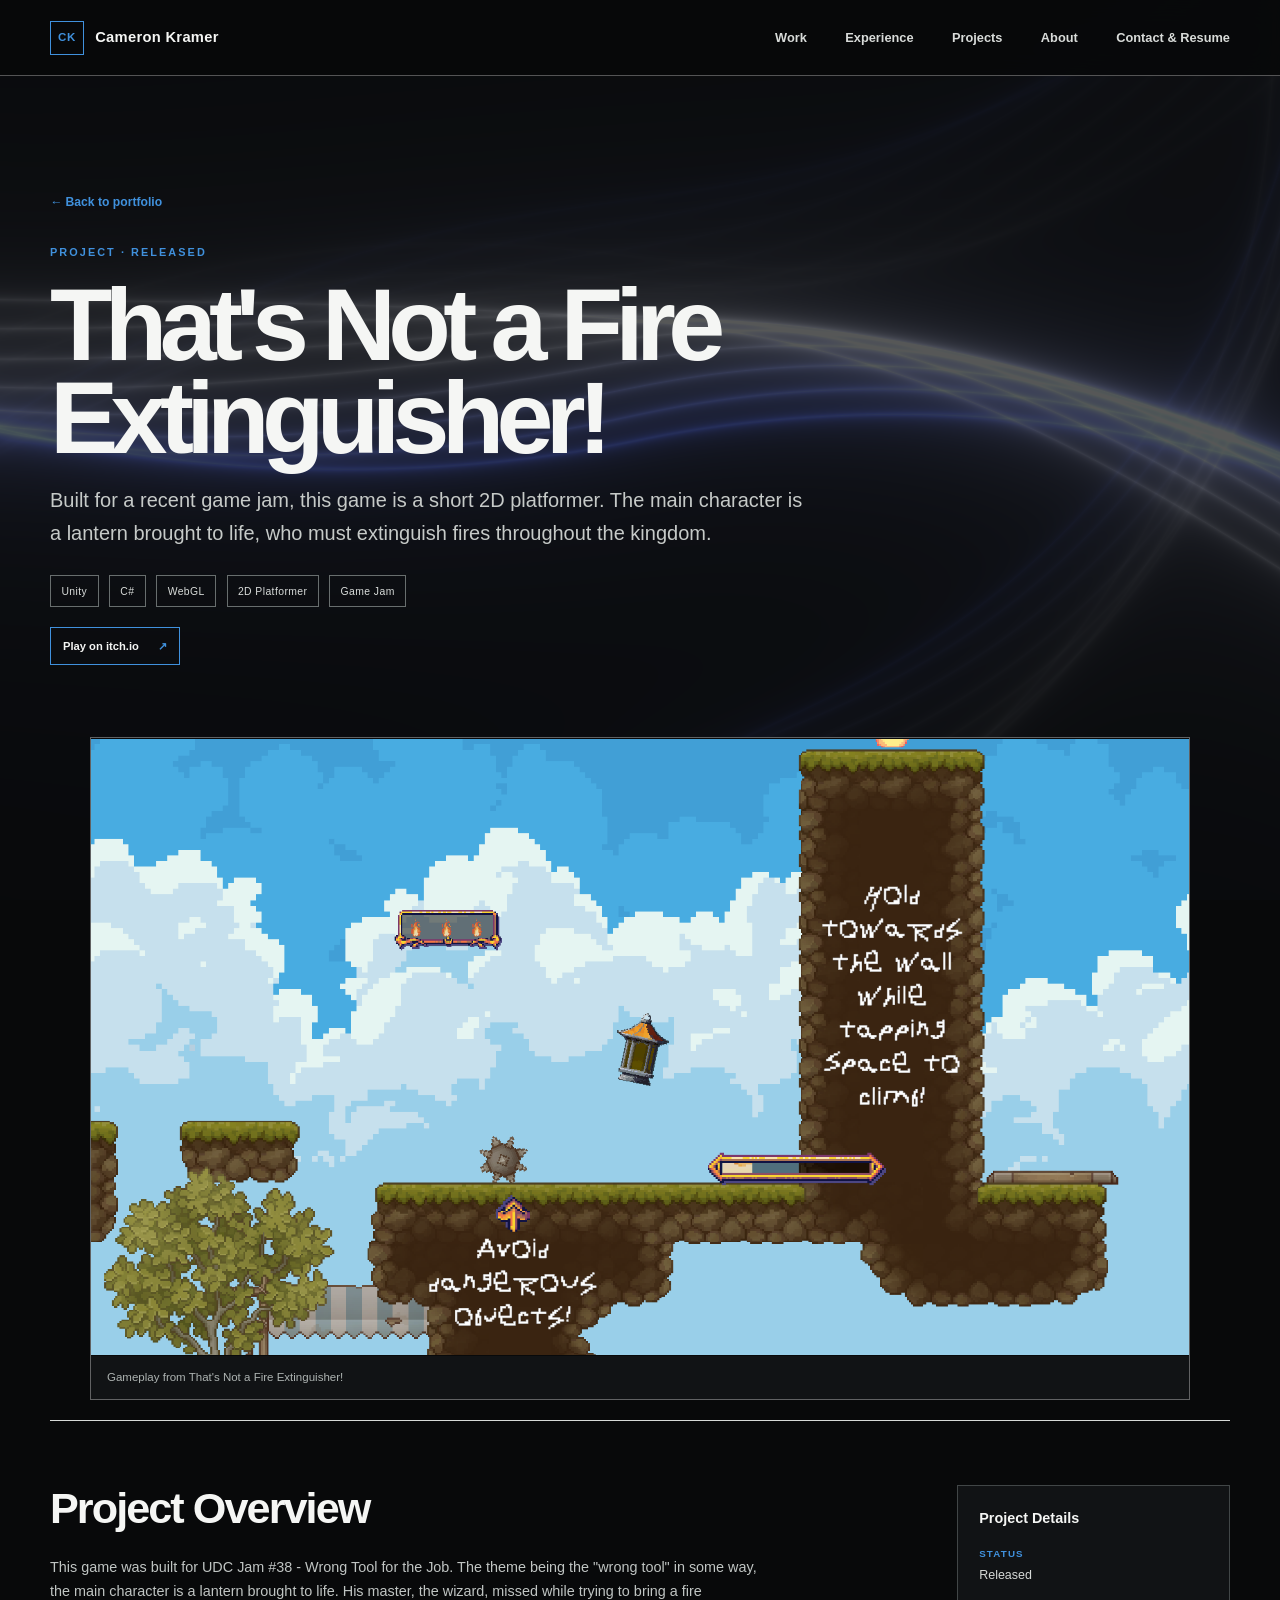
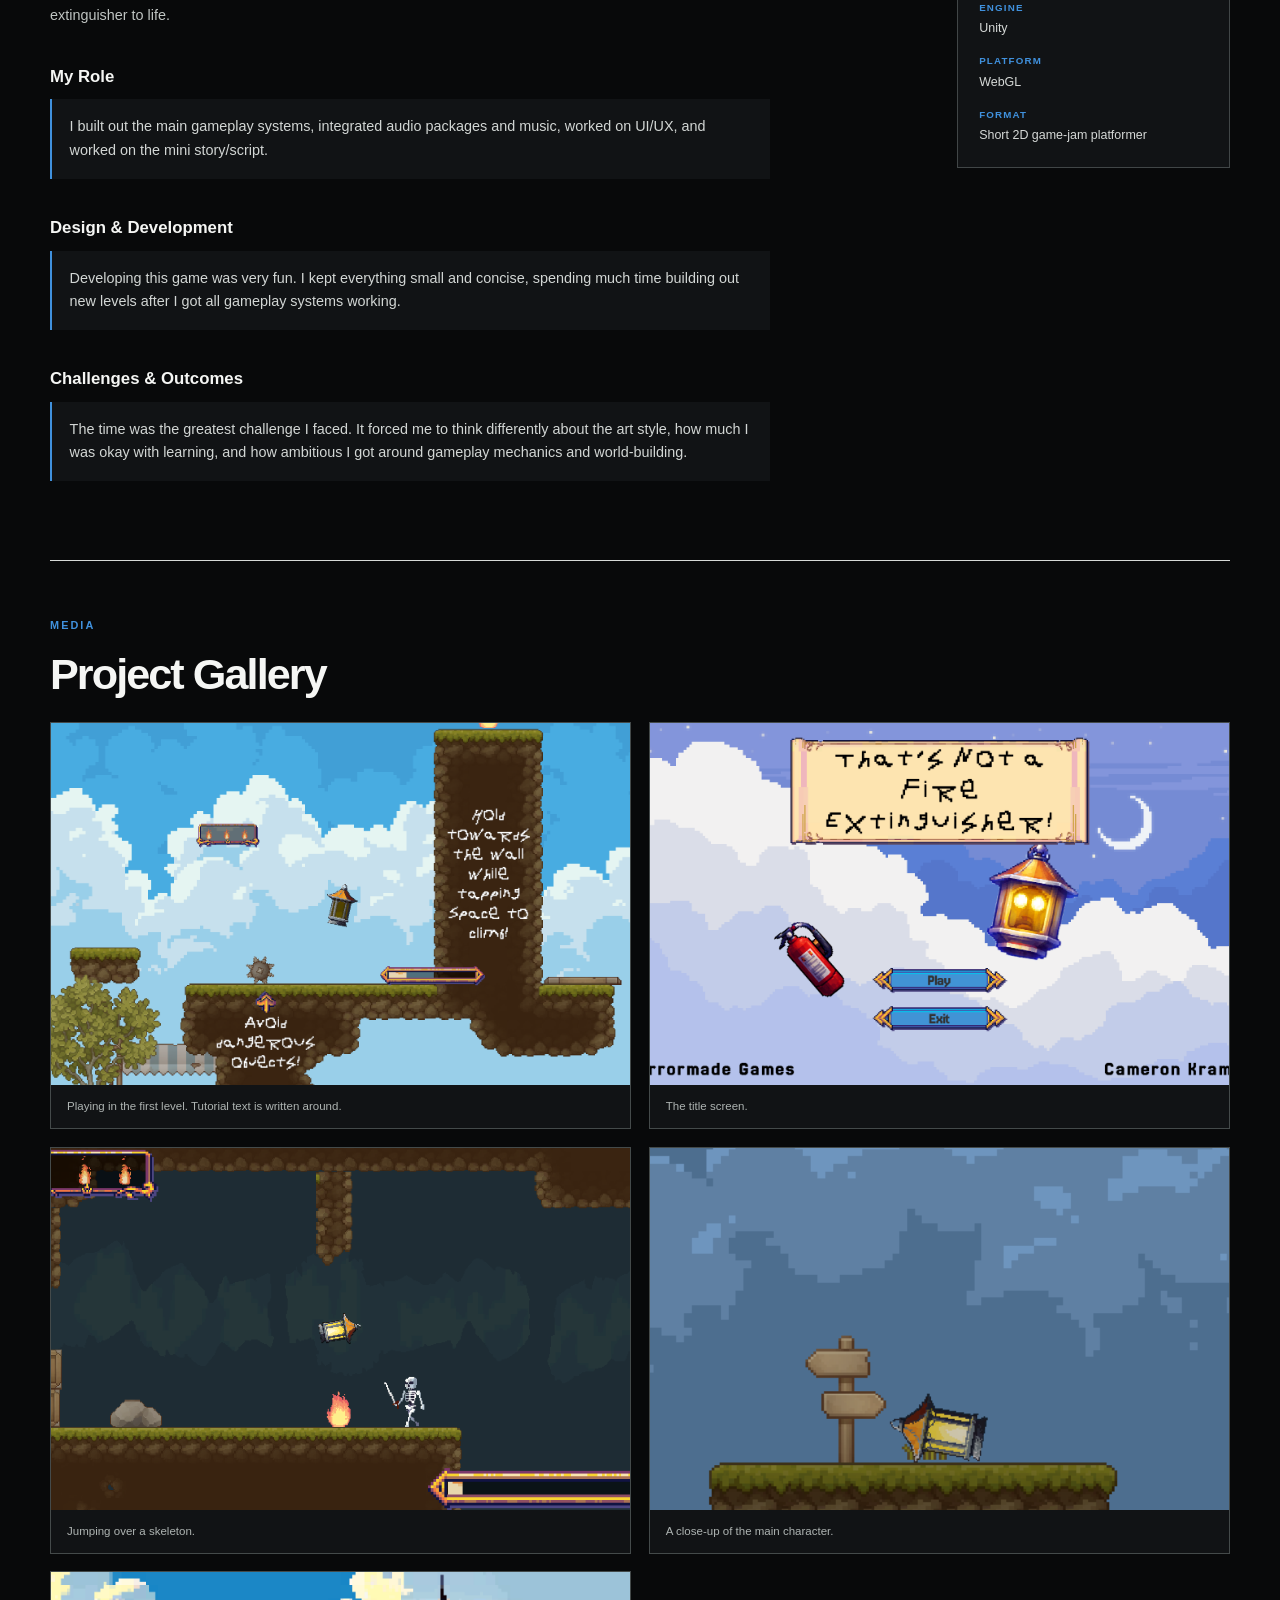
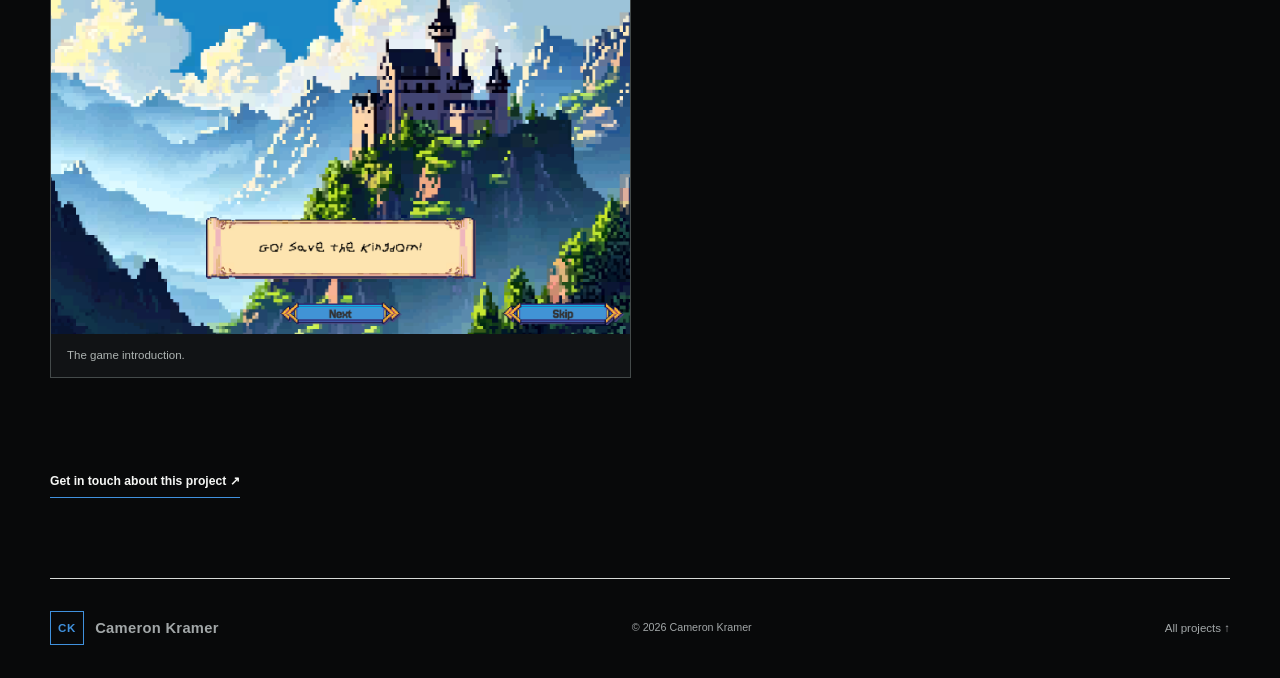
<file: projects/not-a-fire-extinguisher.html>
<!doctype html>
<html lang="en"><head><meta charset="utf-8"><meta name="viewport" content="width=device-width, initial-scale=1"><meta name="theme-color" content="#08090a"><meta name="description" content="That's Not a Fire Extinguisher! — a 2D platformer by Cameron Kramer.">
<title>That's Not a Fire Extinguisher! — Cameron Kramer</title><link rel="stylesheet" href="../styles.css?v=3"><link rel="stylesheet" href="../project-pages.css"></head>

<body class="project-page"><div id="ambient-background" aria-hidden="true"></div><a class="skip-link" href="#main">Skip to content</a><header class="site-header"><a class="brand" href="../index.html#top"><span class="brand-mark">CK</span><span>Cameron Kramer</span></a><nav class="site-nav" aria-label="Main navigation"><a href="../index.html#work">Work</a><a href="../index.html#experience">Experience</a><a href="../index.html#projects">Projects</a><a href="../index.html#about">About</a><a href="../index.html#contact">Contact &amp; Resume</a></nav></header>
<main id="main" class="project-detail section-wrap"><section class="detail-hero"><a class="detail-back" href="../index.html#projects">← Back to portfolio</a>

<p class="eyebrow">PROJECT · RELEASED</p><h1>That's Not a Fire Extinguisher!</h1>
<p class="detail-lede">Built for a recent game jam, this game is a short 2D platformer. The main character is a lantern brought to life, who must extinguish fires throughout the kingdom.</p>

<!-- Tags -->
<div class="detail-tags"><span>Unity</span><span>C#</span><span>WebGL</span><span>2D Platformer</span><span>Game Jam</span></div><a class="detail-game-link" href="https://cmkramer.itch.io/thats-not-a-fire-extinguisher" target="_blank" rel="noopener noreferrer">Play on itch.io <span aria-hidden="true">↗</span></a></section>
<figure class="detail-feature"><img class="transition-fire-extinguisher" src="../assets/FireExtinguisherGameplay.png" alt="Gameplay from That's Not a Fire Extinguisher!"><figcaption>Gameplay from That's Not a Fire Extinguisher!</figcaption></figure>

<section class="detail-content"><div class="detail-story"><h2>Project Overview</h2>
<p>This game was built for UDC Jam #38 - Wrong Tool for the Job. The theme being the "wrong tool" in some way, the main character is a lantern brought to life. His master, the wizard, missed while trying to bring a fire extinguisher to life.</p>
<h3>My Role</h3><p class="detail-prompt">I built out the main gameplay systems, integrated audio packages and music, worked on UI/UX, and worked on the mini story/script.</p>
<h3>Design &amp; Development</h3><p class="detail-prompt">Developing this game was very fun. I kept everything small and concise, spending much time building out new levels after I got all gameplay systems working.</p>
<h3>Challenges &amp; Outcomes</h3><p class="detail-prompt">The time was the greatest challenge I faced. It forced me to think differently about the art style, how much I was okay with learning, and how ambitious I got around gameplay mechanics and world-building.</p></div><aside class="detail-facts"><h2>Project Details</h2><dl><dt>Status</dt><dd>Released</dd><dt>Engine</dt><dd>Unity</dd><dt>Platform</dt><dd>WebGL</dd><dt>Format</dt><dd>Short 2D game-jam platformer</dd></dl></aside></section>

<!-- Gallery -->
<section class="detail-gallery-section"><p class="eyebrow">MEDIA</p><h2>Project Gallery</h2><div class="detail-gallery">
<figure><img src="../assets/FireExtinguisherGameplay.png" alt="The lantern character platforming in the game"><figcaption>Playing in the first level. Tutorial text is written around.</figcaption></figure>
<figure><img src="../assets/Extinguisher Title Screen.png" alt="The title screen"><figcaption>The title screen.</figcaption></figure>
<figure><img src="../assets/Extinguisher Gameplay B.png" alt="The lantern character platforming in the game"><figcaption>Jumping over a skeleton.</figcaption></figure>
<figure><img src="../assets/Extinguisher Gameplay C.png" alt="The lantern character platforming in the game"><figcaption>A close-up of the main character.</figcaption></figure>
<figure><img src="../assets/Extinguisher Intro.png" alt="The game introduction"><figcaption>The game introduction.</figcaption></figure>

</div></section><a class="detail-contact" href="../index.html#contact">Get in touch about this project ↗</a></main>
<footer class="site-footer section-wrap detail-footer"><a class="brand" href="../index.html#top"><span class="brand-mark">CK</span><span>Cameron Kramer</span></a><p>© 2026 Cameron Kramer</p><a href="../index.html#projects" class="back-top">All projects ↑</a></footer><script src="../project-pages.js"></script><script type="module" src="../assets/floating-lines.js?v=7"></script></body></html>
</file>
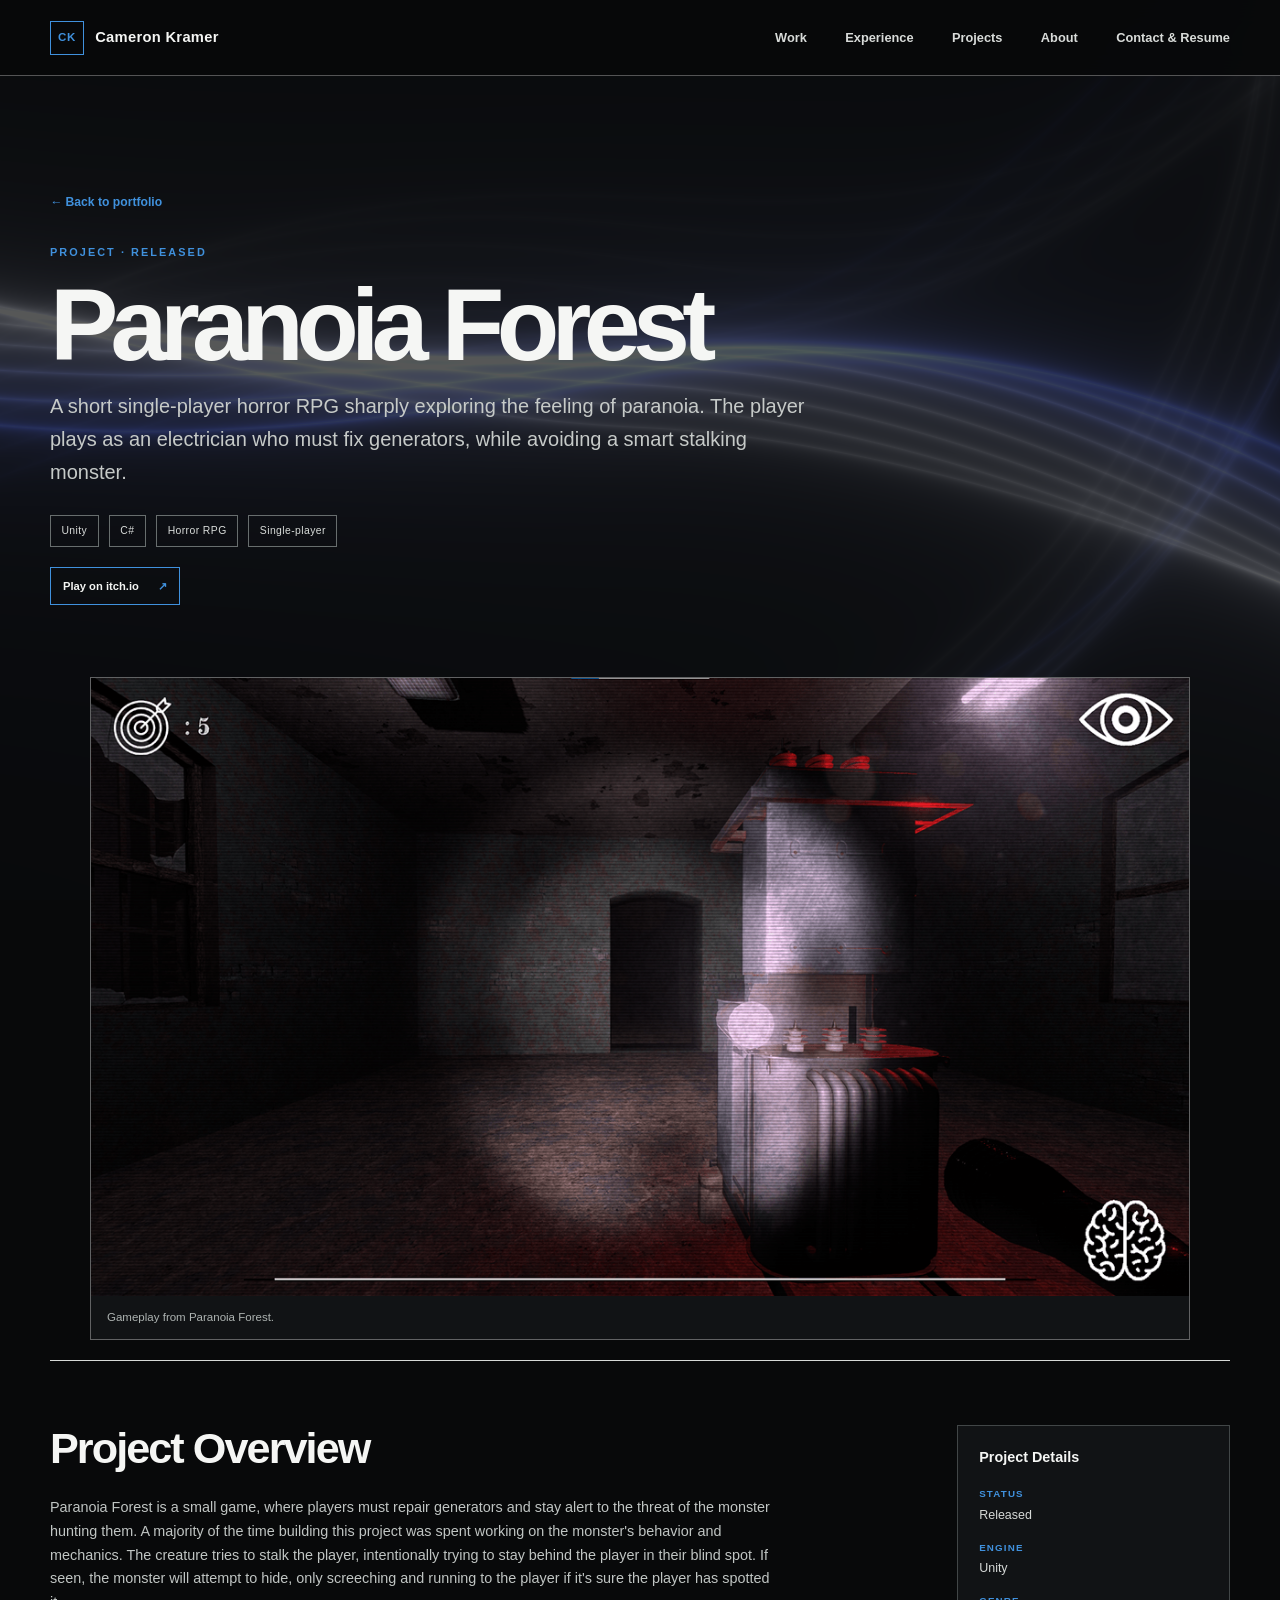
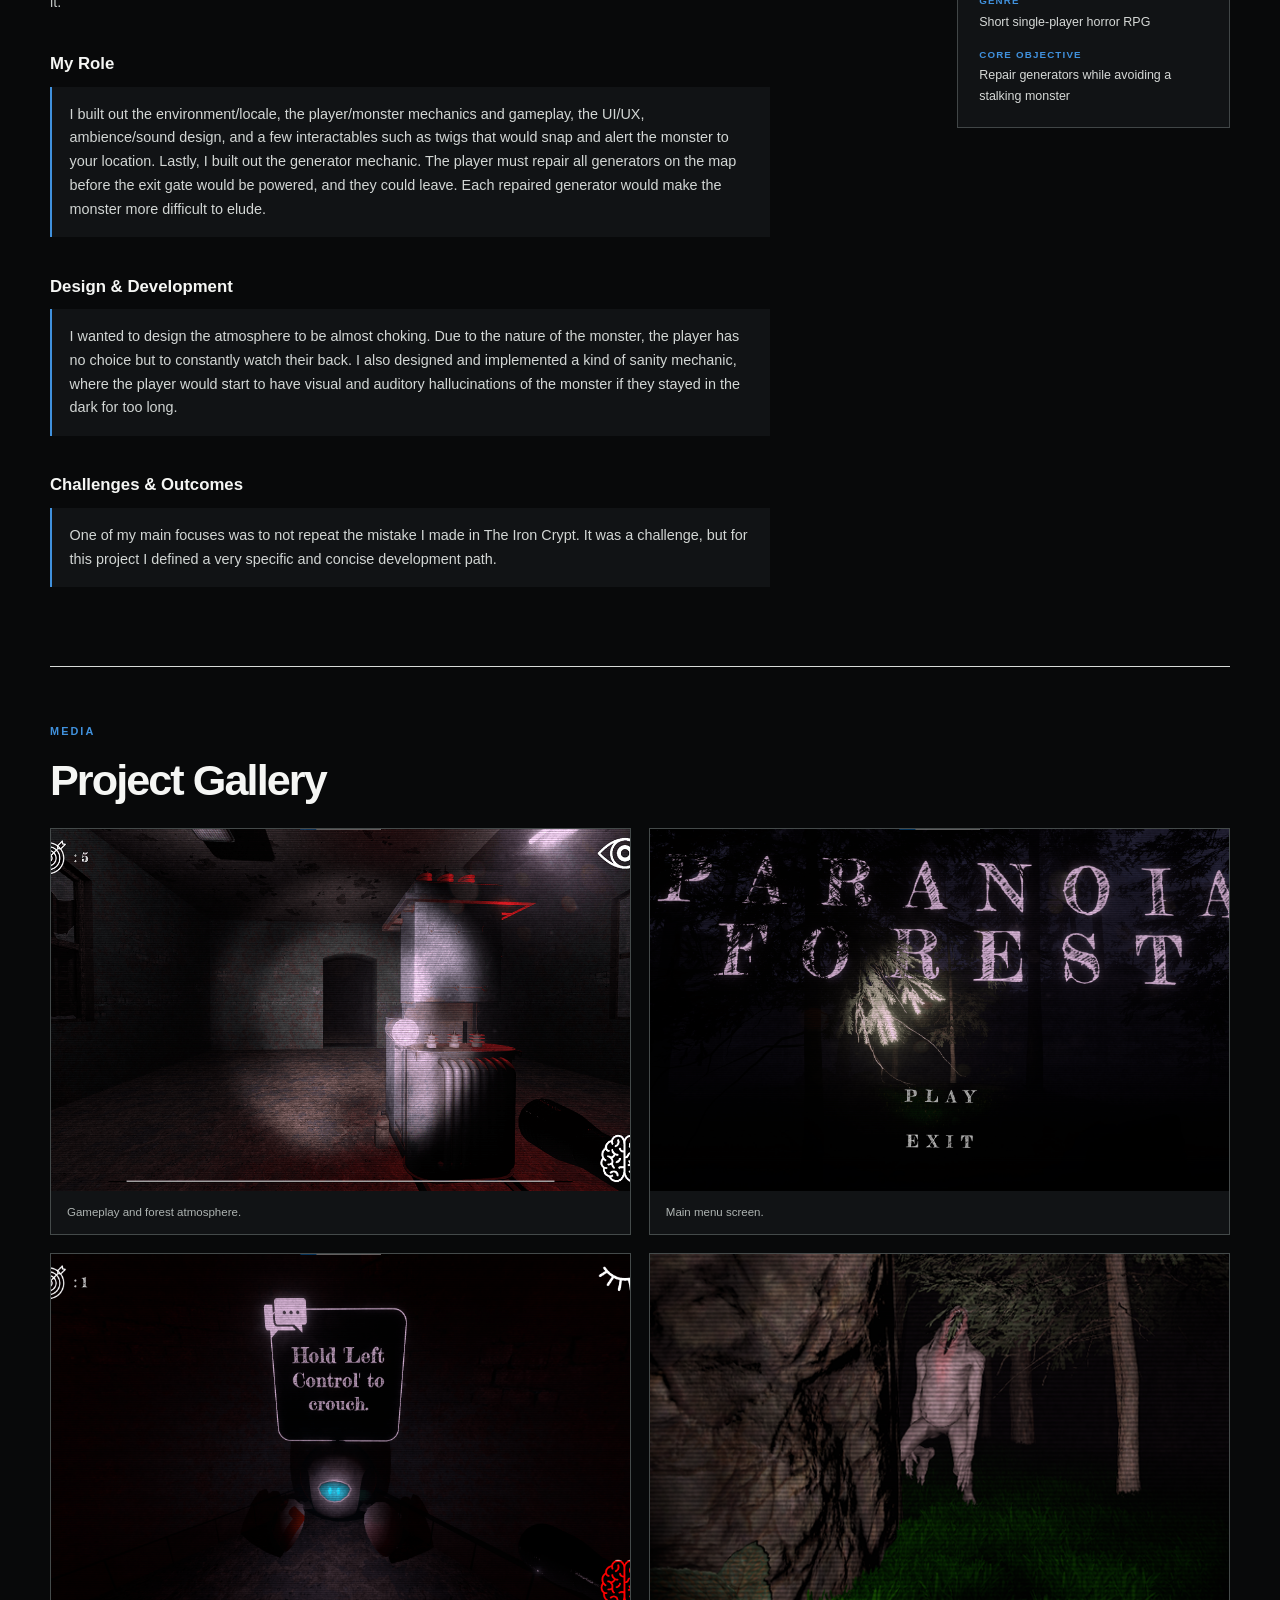
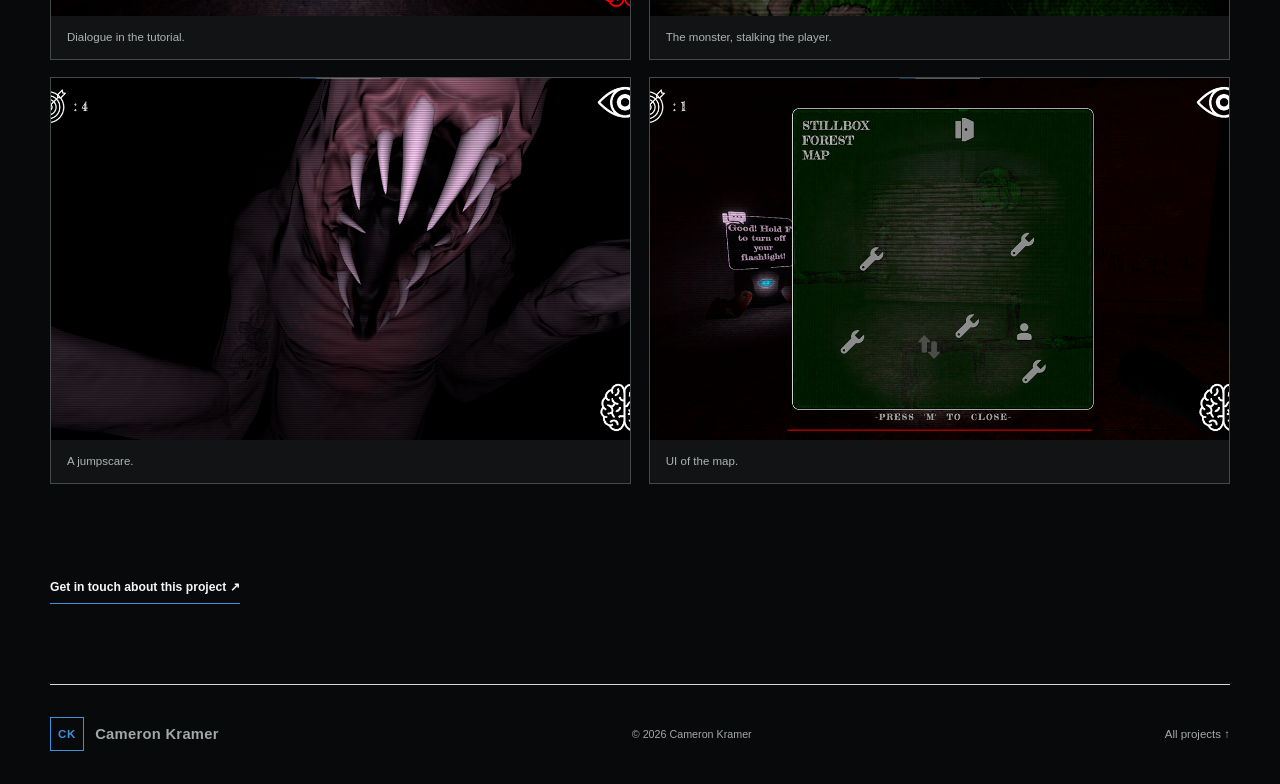
<file: projects/paranoia-forest.html>
<!doctype html>
<html lang="en"><head><meta charset="utf-8"><meta name="viewport" content="width=device-width, initial-scale=1"><meta name="theme-color" content="#08090a"><meta name="description" content="Paranoia Forest — a short single-player horror RPG by Cameron Kramer."><title>Paranoia Forest — Cameron Kramer</title><link rel="stylesheet" href="../styles.css?v=3"><link rel="stylesheet" href="../project-pages.css"></head>
<body class="project-page"><div id="ambient-background" aria-hidden="true"></div><a class="skip-link" href="#main">Skip to content</a><header class="site-header"><a class="brand" href="../index.html#top"><span class="brand-mark">CK</span><span>Cameron Kramer</span></a><nav class="site-nav" aria-label="Main navigation"><a href="../index.html#work">Work</a><a href="../index.html#experience">Experience</a><a href="../index.html#projects">Projects</a><a href="../index.html#about">About</a><a href="../index.html#contact">Contact &amp; Resume</a></nav></header>

<main id="main" class="project-detail section-wrap"><section class="detail-hero"><a class="detail-back" href="../index.html#projects">← Back to portfolio</a>
<p class="eyebrow">PROJECT · RELEASED</p><h1>Paranoia Forest</h1>
<p class="detail-lede">A short single-player horror RPG sharply exploring the feeling of paranoia. The player plays as an electrician who must fix generators, while avoiding a smart stalking monster.</p>

<div class="detail-tags"><span>Unity</span><span>C#</span><span>Horror RPG</span><span>Single-player</span></div><a class="detail-game-link" href="https://cmkramer.itch.io/paranoia-forest" target="_blank" rel="noopener noreferrer">Play on itch.io <span aria-hidden="true">↗</span></a></section>

<figure class="detail-feature"><img class="transition-paranoia-forest" src="../assets/Paranoia%20Forest%20Gameplay.png" alt="Gameplay in Paranoia Forest"><figcaption>Gameplay from Paranoia Forest.</figcaption></figure>

<!-- Project Overview -->
<section class="detail-content"><div class="detail-story"><h2>Project Overview</h2>
<p>Paranoia Forest is a small game, where players must repair generators and stay alert to the threat of the monster hunting them. 
A majority of the time building this project was spent working on the monster's behavior and mechanics. 
The creature tries to stalk the player, intentionally trying to stay behind the player in their blind spot. 
If seen, the monster will attempt to hide, only screeching and running to the player if it's sure the player has spotted it.</p>
<h3>My Role</h3><p class="detail-prompt"> I built out the environment/locale, the player/monster mechanics and gameplay, the UI/UX, ambience/sound design, and a few interactables such as twigs that would snap and alert the monster to your location. Lastly, I built out the generator mechanic. The player must repair all generators on the map before the exit gate would be powered, and they could leave. Each repaired generator would make the monster more difficult to elude.</p>
<h3>Design &amp; Development</h3><p class="detail-prompt">I wanted to design the atmosphere to be almost choking. Due to the nature of the monster, the player has no choice but to constantly watch their back. I also designed and implemented a kind of sanity mechanic, where the player would start to have visual and auditory hallucinations of the monster if they stayed in the dark for too long. </p>
<h3>Challenges &amp; Outcomes</h3><p class="detail-prompt">One of my main focuses was to not repeat the mistake I made in The Iron Crypt. It was a challenge, but for this project I defined a very specific and concise development path.</p></div>

<aside class="detail-facts"><h2>Project Details</h2><dl>
<dt>Status</dt><dd>Released</dd>
<dt>Engine</dt><dd>Unity</dd>
<dt>Genre</dt><dd>Short single-player horror RPG</dd>
<dt>Core objective</dt><dd>Repair generators while avoiding a stalking monster</dd>

</dl></aside></section>
<!-- Gallery -->
<section class="detail-gallery-section"><p class="eyebrow">MEDIA</p><h2>Project Gallery</h2>
<div class="detail-gallery">
<figure><img src="../assets/Paranoia%20Forest%20Gameplay.png" alt="Paranoia Forest gameplay scene"><figcaption>Gameplay and forest atmosphere.</figcaption></figure>
<figure><img src="../assets/Paranoia%20Forest%20Main%20Menu.png" alt="Paranoia Forest main menu"><figcaption>Main menu screen.</figcaption></figure>
<figure><img src="../assets/Paranoia Forest Dialogue Tutorial.png" alt="Paranoia Forest dialogue"><figcaption>Dialogue in the tutorial.</figcaption></figure>
<figure><img src="../assets/Paranoia Forest Monster.png" alt="Paranoia Forest monster"><figcaption>The monster, stalking the player.</figcaption></figure>
<figure><img src="../assets/Paranoia Forest Jumpscare.png" alt="Paranoia Forest jumpscare"><figcaption>A jumpscare.</figcaption></figure>
<figure><img src="../assets/Paranoia Forest Map UI.png" alt="Paranoia Forest map UI"><figcaption>UI of the map.</figcaption></figure>

</div></section><a class="detail-contact" href="../index.html#contact">Get in touch about this project ↗</a></main>
<footer class="site-footer section-wrap detail-footer"><a class="brand" href="../index.html#top"><span class="brand-mark">CK</span><span>Cameron Kramer</span></a><p>© 2026 Cameron Kramer</p><a href="../index.html#projects" class="back-top">All projects ↑</a></footer><script src="../project-pages.js"></script><script type="module" src="../assets/floating-lines.js?v=7"></script></body></html>
</file>
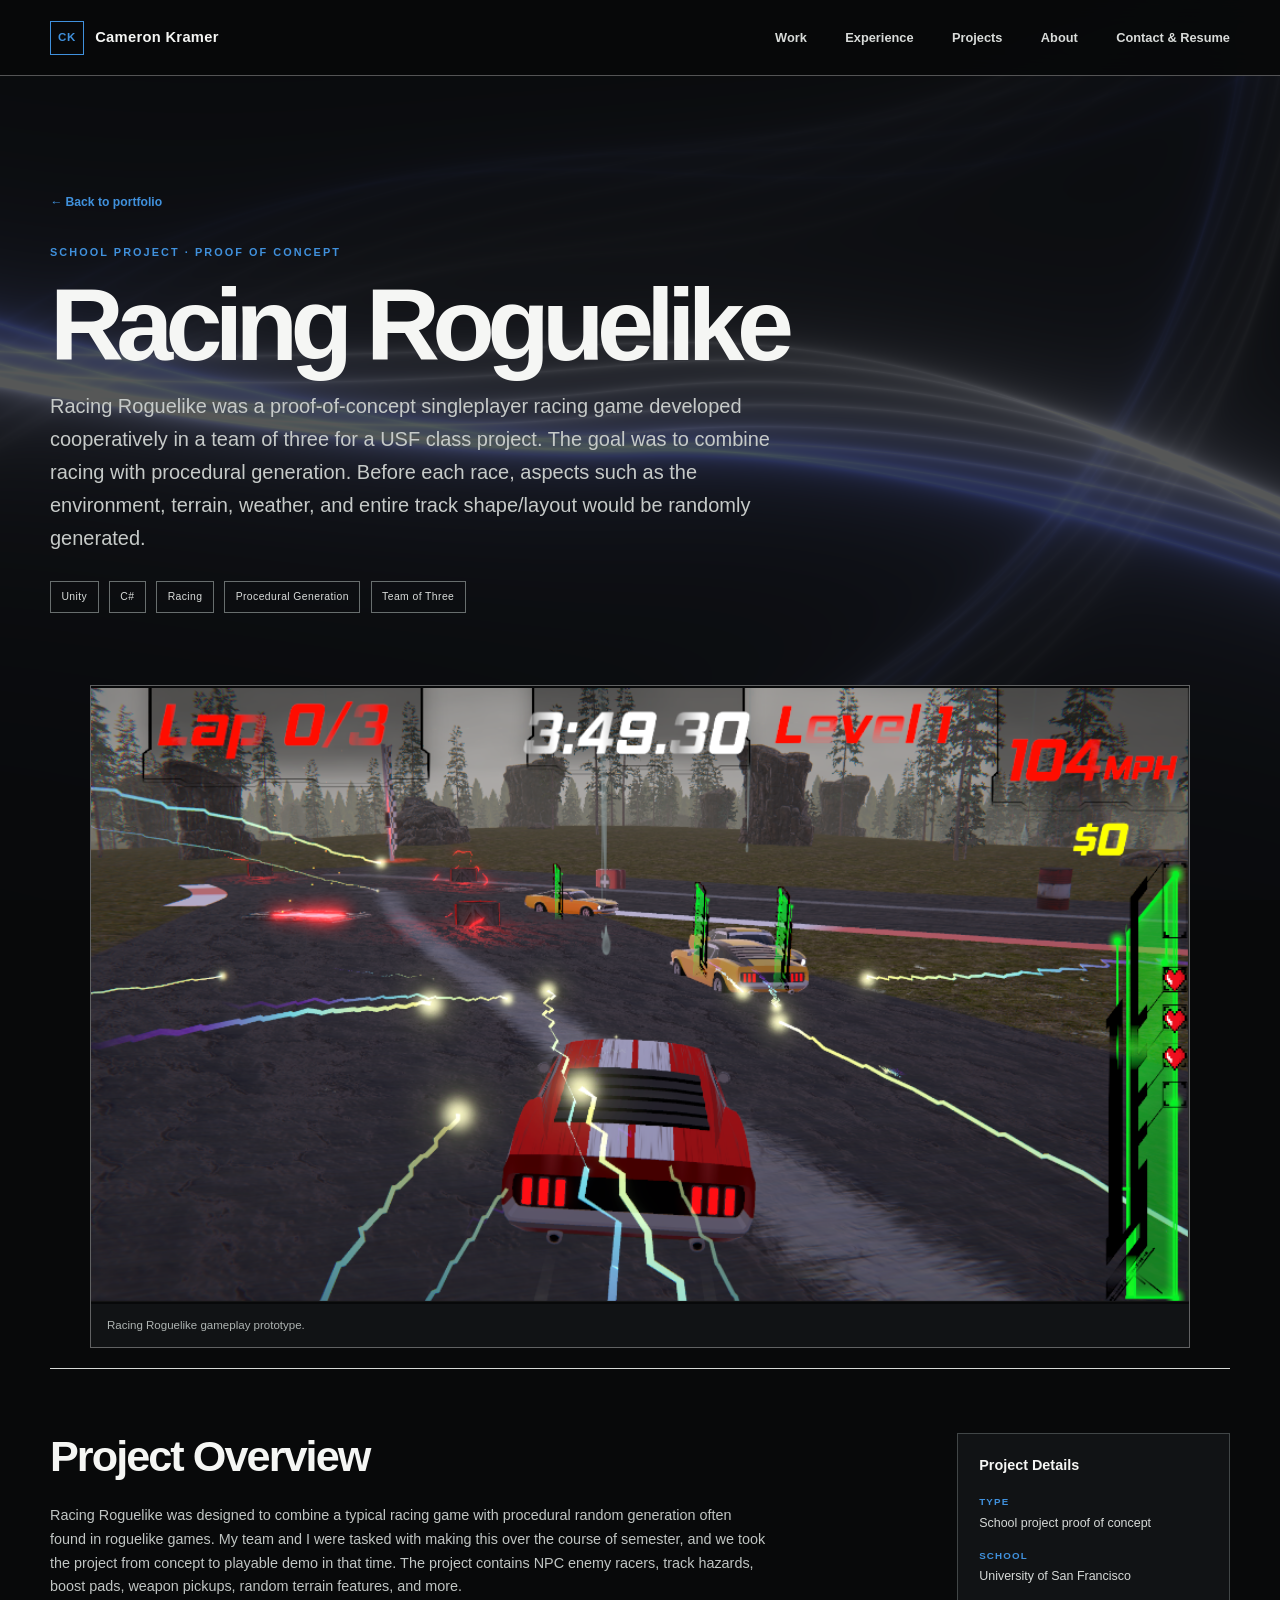
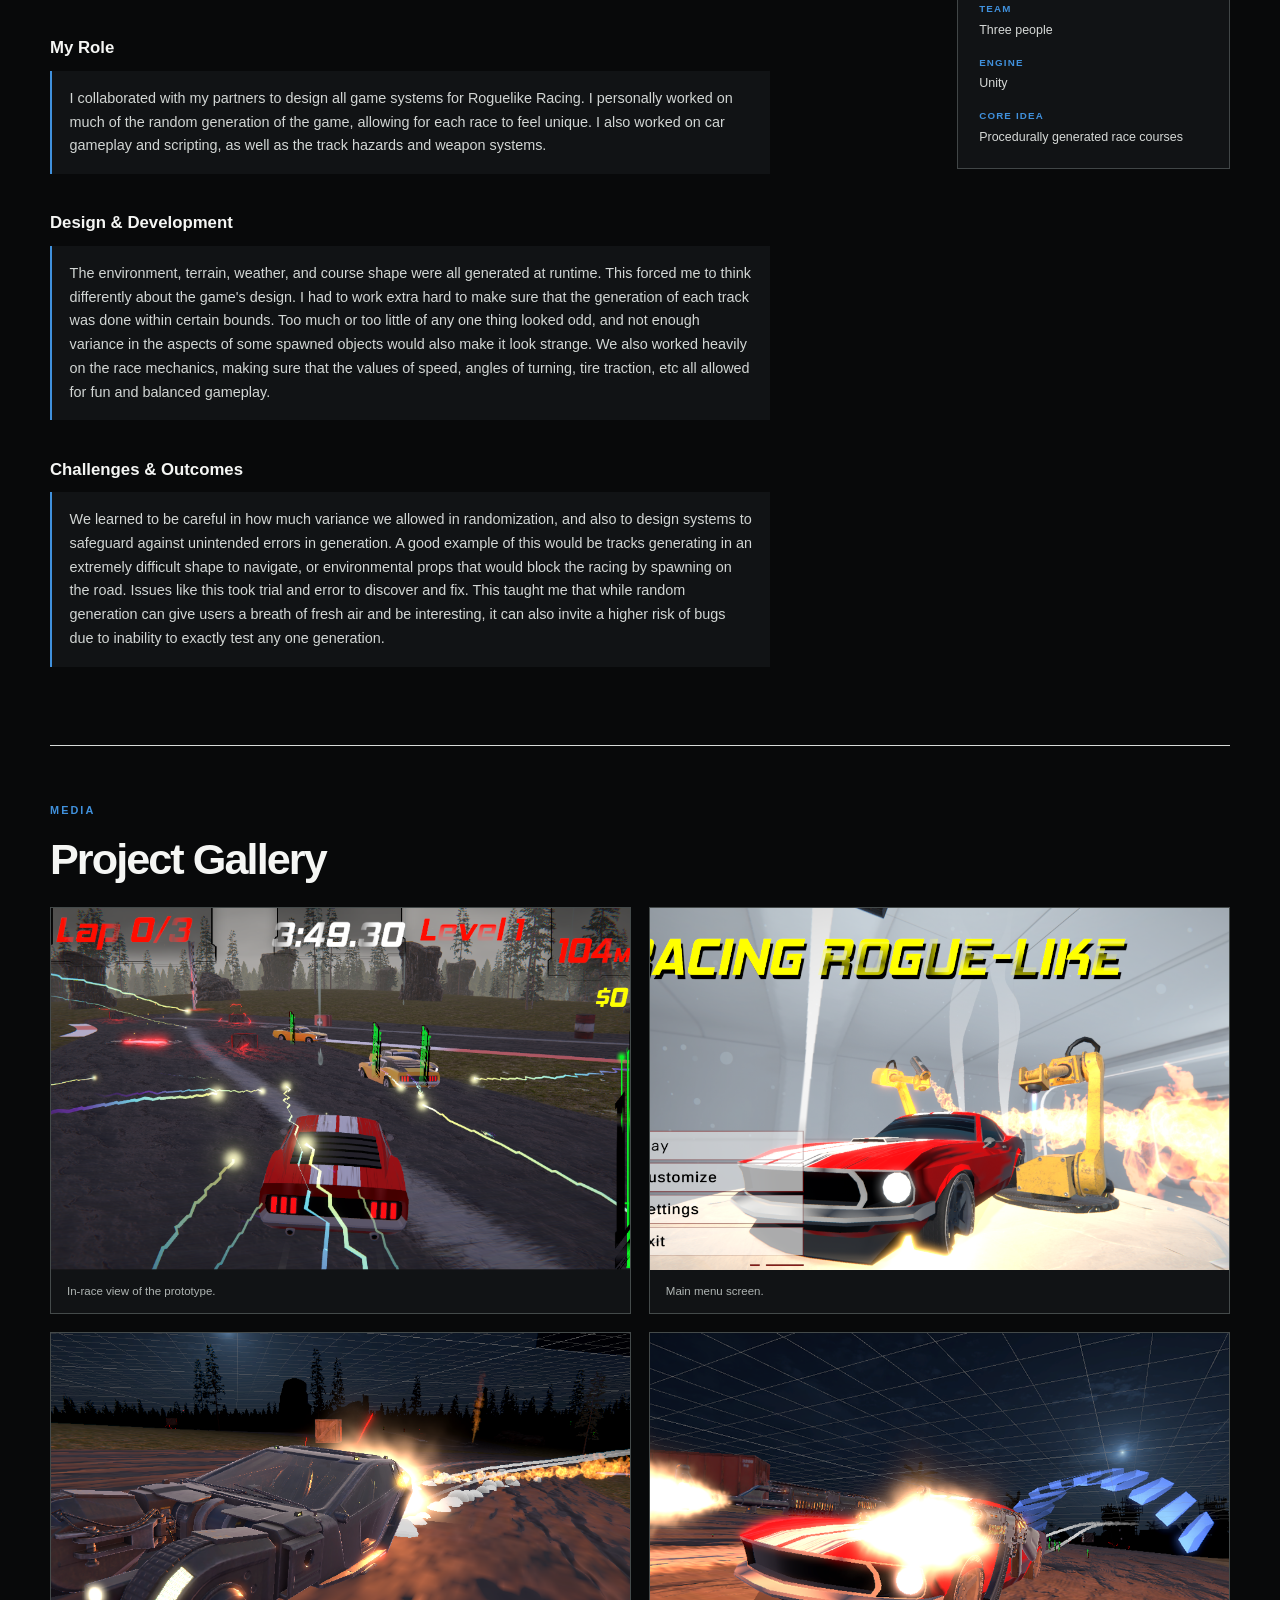
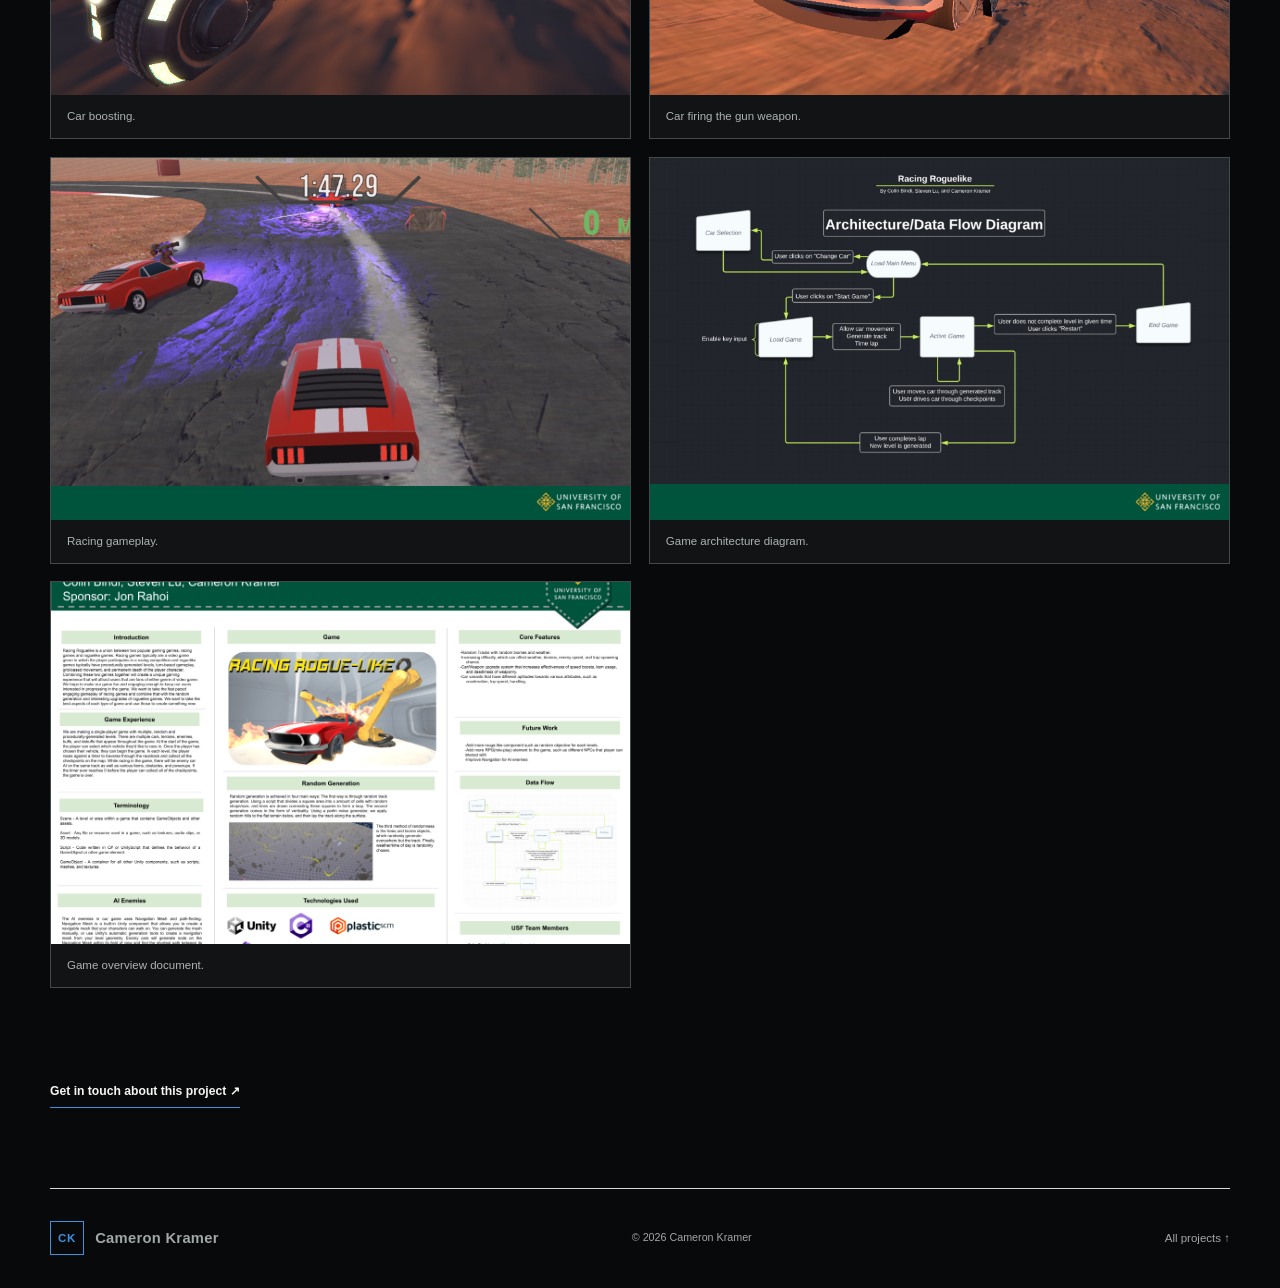
<file: projects/racing-roguelike.html>
<!doctype html>
<html lang="en"><head><meta charset="utf-8"><meta name="viewport" content="width=device-width, initial-scale=1"><meta name="theme-color" content="#08090a"><meta name="description" content="Racing Roguelike — a procedural racing proof of concept by Cameron Kramer and a team of three."><title>Racing Roguelike — Cameron Kramer</title><link rel="stylesheet" href="../styles.css?v=3"><link rel="stylesheet" href="../project-pages.css"></head>
<body class="project-page"><div id="ambient-background" aria-hidden="true"></div><a class="skip-link" href="#main">Skip to content</a><header class="site-header"><a class="brand" href="../index.html#top"><span class="brand-mark">CK</span><span>Cameron Kramer</span></a><nav class="site-nav" aria-label="Main navigation"><a href="../index.html#work">Work</a><a href="../index.html#experience">Experience</a><a href="../index.html#projects">Projects</a><a href="../index.html#about">About</a><a href="../index.html#contact">Contact &amp; Resume</a></nav></header>

<main id="main" class="project-detail section-wrap"><section class="detail-hero"><a class="detail-back" href="../index.html#projects">← Back to portfolio</a>
<p class="eyebrow">SCHOOL PROJECT · PROOF OF CONCEPT</p><h1>Racing Roguelike</h1>
<p class="detail-lede">Racing Roguelike was a proof-of-concept singleplayer racing game developed cooperatively in a team of three for a USF class project. The goal was to combine racing with procedural generation. Before each race, aspects such as the environment, terrain, weather, and entire track shape/layout would be randomly generated.</p><div class="detail-tags"><span>Unity</span><span>C#</span><span>Racing</span><span>Procedural Generation</span><span>Team of Three</span></div></section>
<figure class="detail-feature"><img class="transition-racing-roguelike" src="../assets/Racing%20Roguelike%20Gameplay%20B.png" alt="Gameplay from Racing Roguelike"><figcaption>Racing Roguelike gameplay prototype.</figcaption></figure>

<section class="detail-content"><div class="detail-story"><h2>Project Overview</h2>
<p>Racing Roguelike was designed to combine a typical racing game with procedural random generation often found in roguelike games. My team and I were tasked with making this over the course of semester, and we took the project from concept to playable demo in that time. The project contains NPC enemy racers, track hazards, boost pads, weapon pickups, random terrain features, and more.</p><h3>My Role</h3>
<p class="detail-prompt">I collaborated with my partners to design all game systems for Roguelike Racing. I personally worked on much of the random generation of the game, allowing for each race to feel unique. I also worked on car gameplay and scripting, as well as the track hazards and weapon systems.</p>
<h3>Design & Development</h3><p class="detail-prompt">The environment, terrain, weather, and course shape were all generated at runtime. This forced me to think differently about the game's design. I had to work extra hard to make sure that the generation of each track was done within certain bounds. Too much or too little of any one thing looked odd, and not enough variance in the aspects of some spawned objects would also make it look strange. We also worked heavily on the race mechanics, making sure that the values of speed, angles of turning, tire traction, etc all allowed for fun and balanced gameplay.</p>
<h3>Challenges & Outcomes</h3><p class="detail-prompt">We learned to be careful in how much variance we allowed in randomization, and also to design systems to safeguard against unintended errors in generation. A good example of this would be tracks generating in an extremely difficult shape to navigate, or environmental props that would block the racing by spawning on the road. Issues like this took trial and error to discover and fix. This taught me that while random generation can give users a breath of fresh air and be interesting, it can also invite a higher risk of bugs due to inability to exactly test any one generation.</p></div>

<aside class="detail-facts"><h2>Project Details</h2><dl><dt>Type</dt><dd>School project proof of concept</dd><dt>School</dt><dd>University of San Francisco</dd><dt>Team</dt><dd>Three people</dd><dt>Engine</dt><dd>Unity</dd><dt>Core idea</dt><dd>Procedurally generated race courses</dd></dl></aside></section>

<!-- Gallery -->
<section class="detail-gallery-section"><p class="eyebrow">MEDIA</p><h2>Project Gallery</h2><div class="detail-gallery">
<figure><img src="../assets/Racing%20Roguelike%20Gameplay%20B.png" alt="Procedurally generated racing course gameplay"><figcaption>In-race view of the prototype.</figcaption></figure>
<figure><img src="../assets/Racing%20Roguelike%20Main%20Menu.png" alt="Racing Roguelike main menu"><figcaption>Main menu screen.</figcaption></figure>
<figure><img src="../assets/Racing Roguelike Guns.png" alt="Racing Roguelike main menu"><figcaption>Car boosting.</figcaption></figure>
<figure><img src="../assets/Racing Roguelike Gameplay.png" alt="Racing Roguelike main menu"><figcaption>Car firing the gun weapon.</figcaption></figure>
<figure><img src="../assets/Racing Roguelike Midterm Presentation B.png" alt="Racing Roguelike main menu"><figcaption>Racing gameplay.</figcaption></figure>
<figure><img src="../assets/Racing Roguelike Midterm Presentation.png" alt="Racing Roguelike main menu"><figcaption>Game architecture diagram.</figcaption></figure>
<figure><img src="../assets/Racing Roguelike CS490 Poster.png" alt="Racing Roguelike main menu"><figcaption>Game overview document.</figcaption></figure>

</div></section><a class="detail-contact" href="../index.html#contact">Get in touch about this project ↗</a></main>

<footer class="site-footer section-wrap detail-footer"><a class="brand" href="../index.html#top"><span class="brand-mark">CK</span><span>Cameron Kramer</span></a><p>© 2026 Cameron Kramer</p><a href="../index.html#projects" class="back-top">All projects ↑</a></footer><script src="../project-pages.js"></script><script type="module" src="../assets/floating-lines.js?v=7"></script></body></html>
</file>
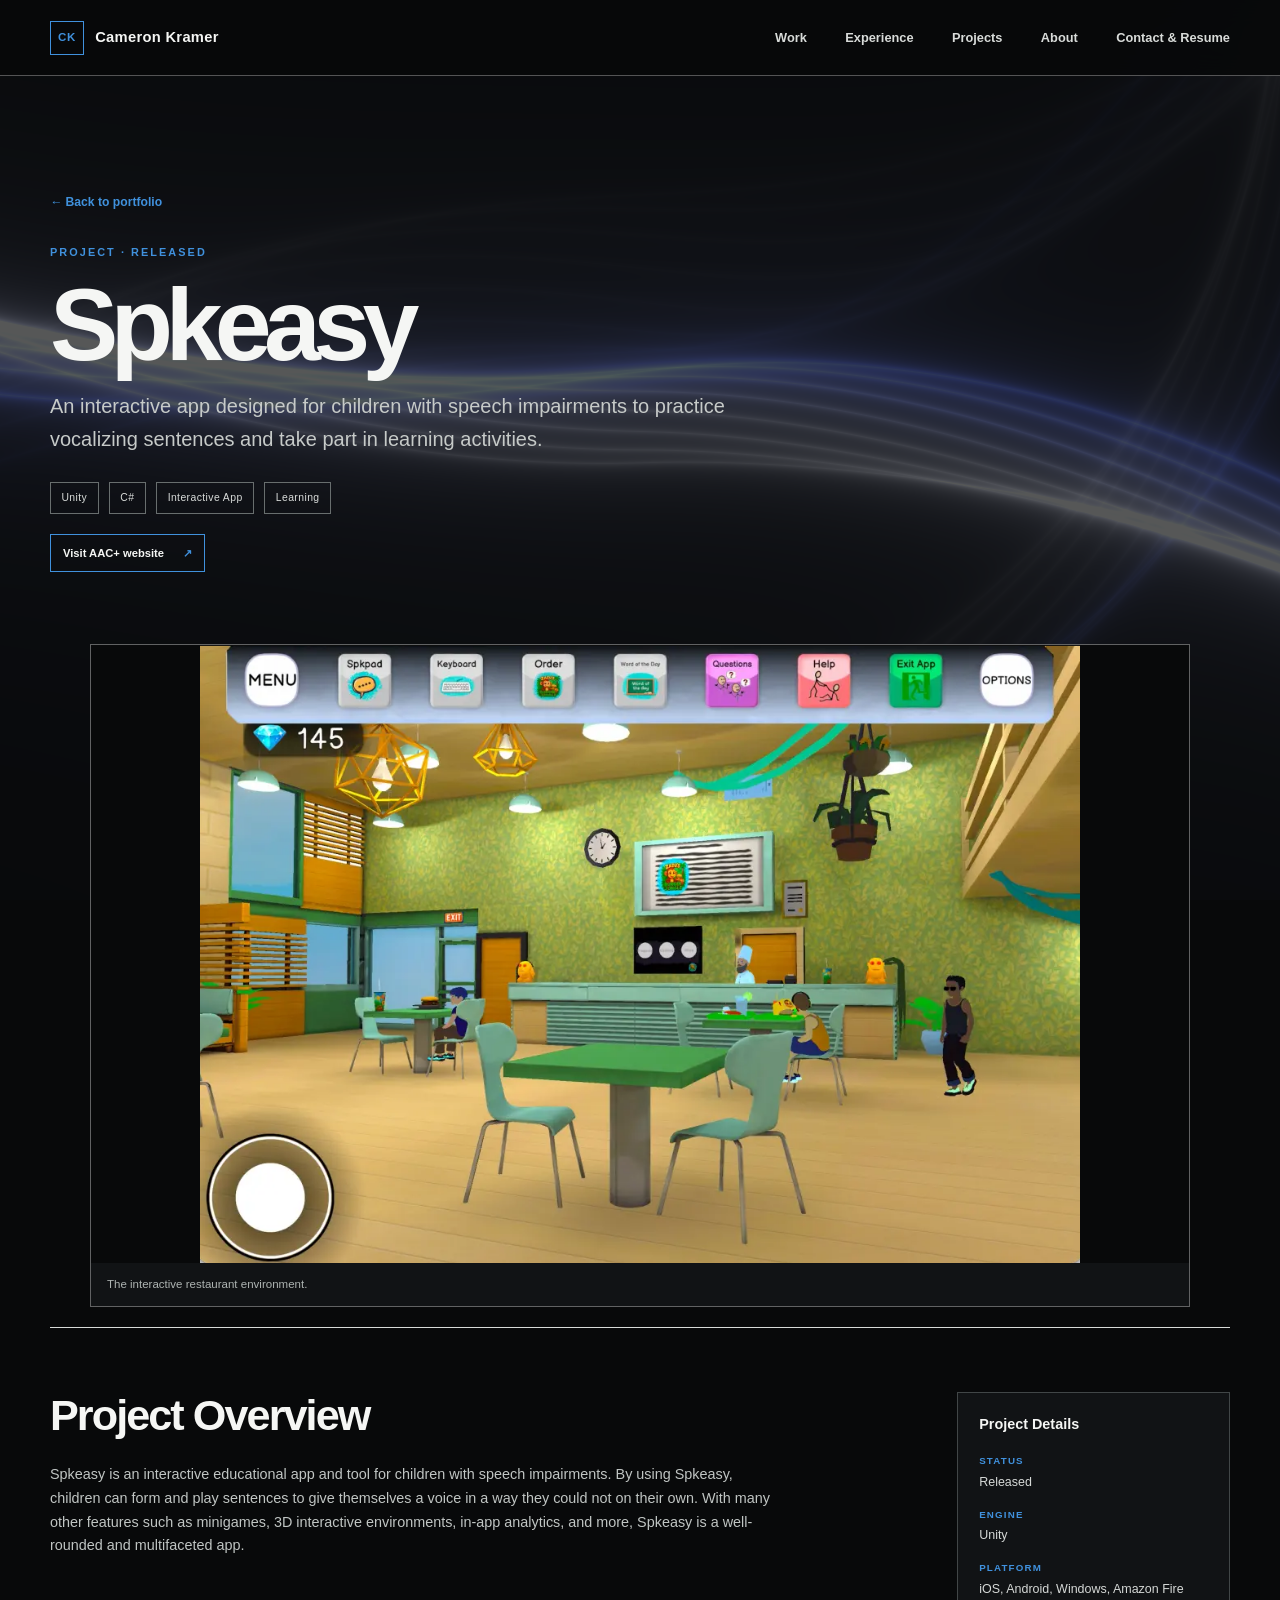
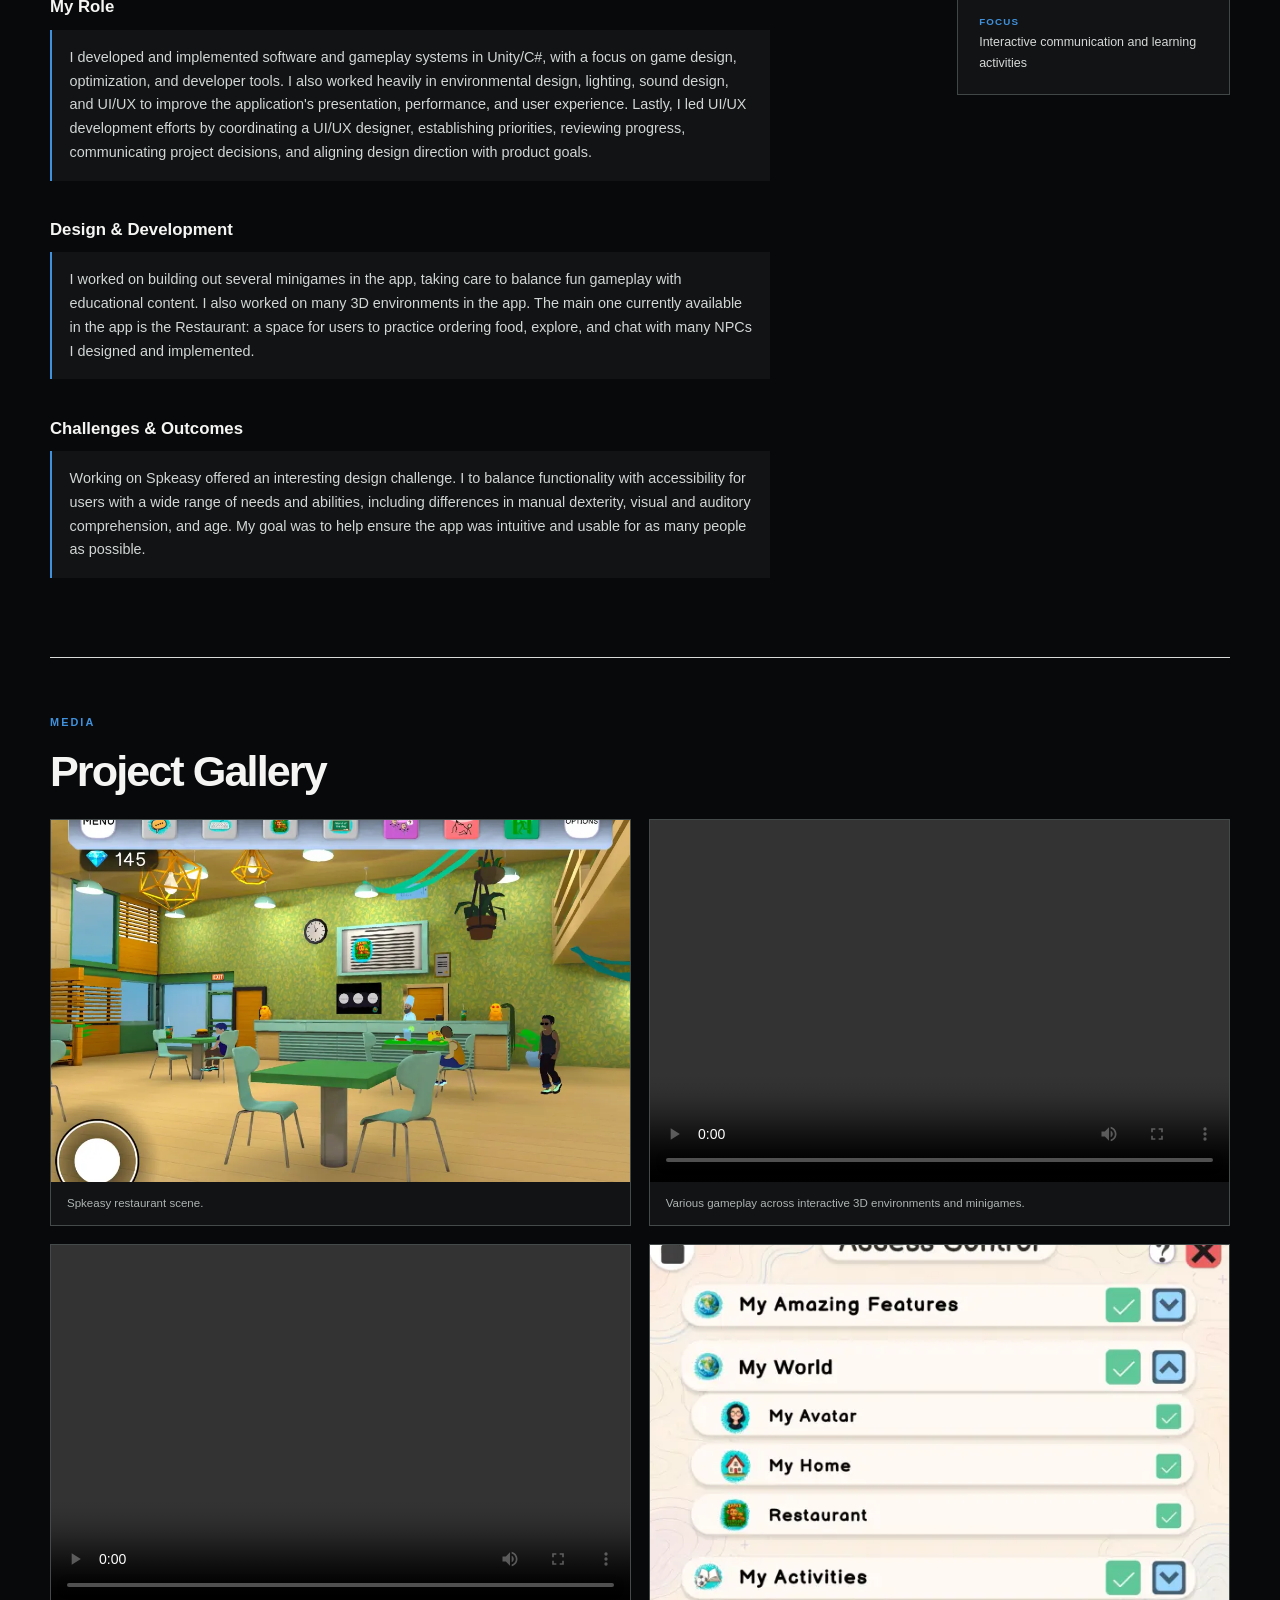
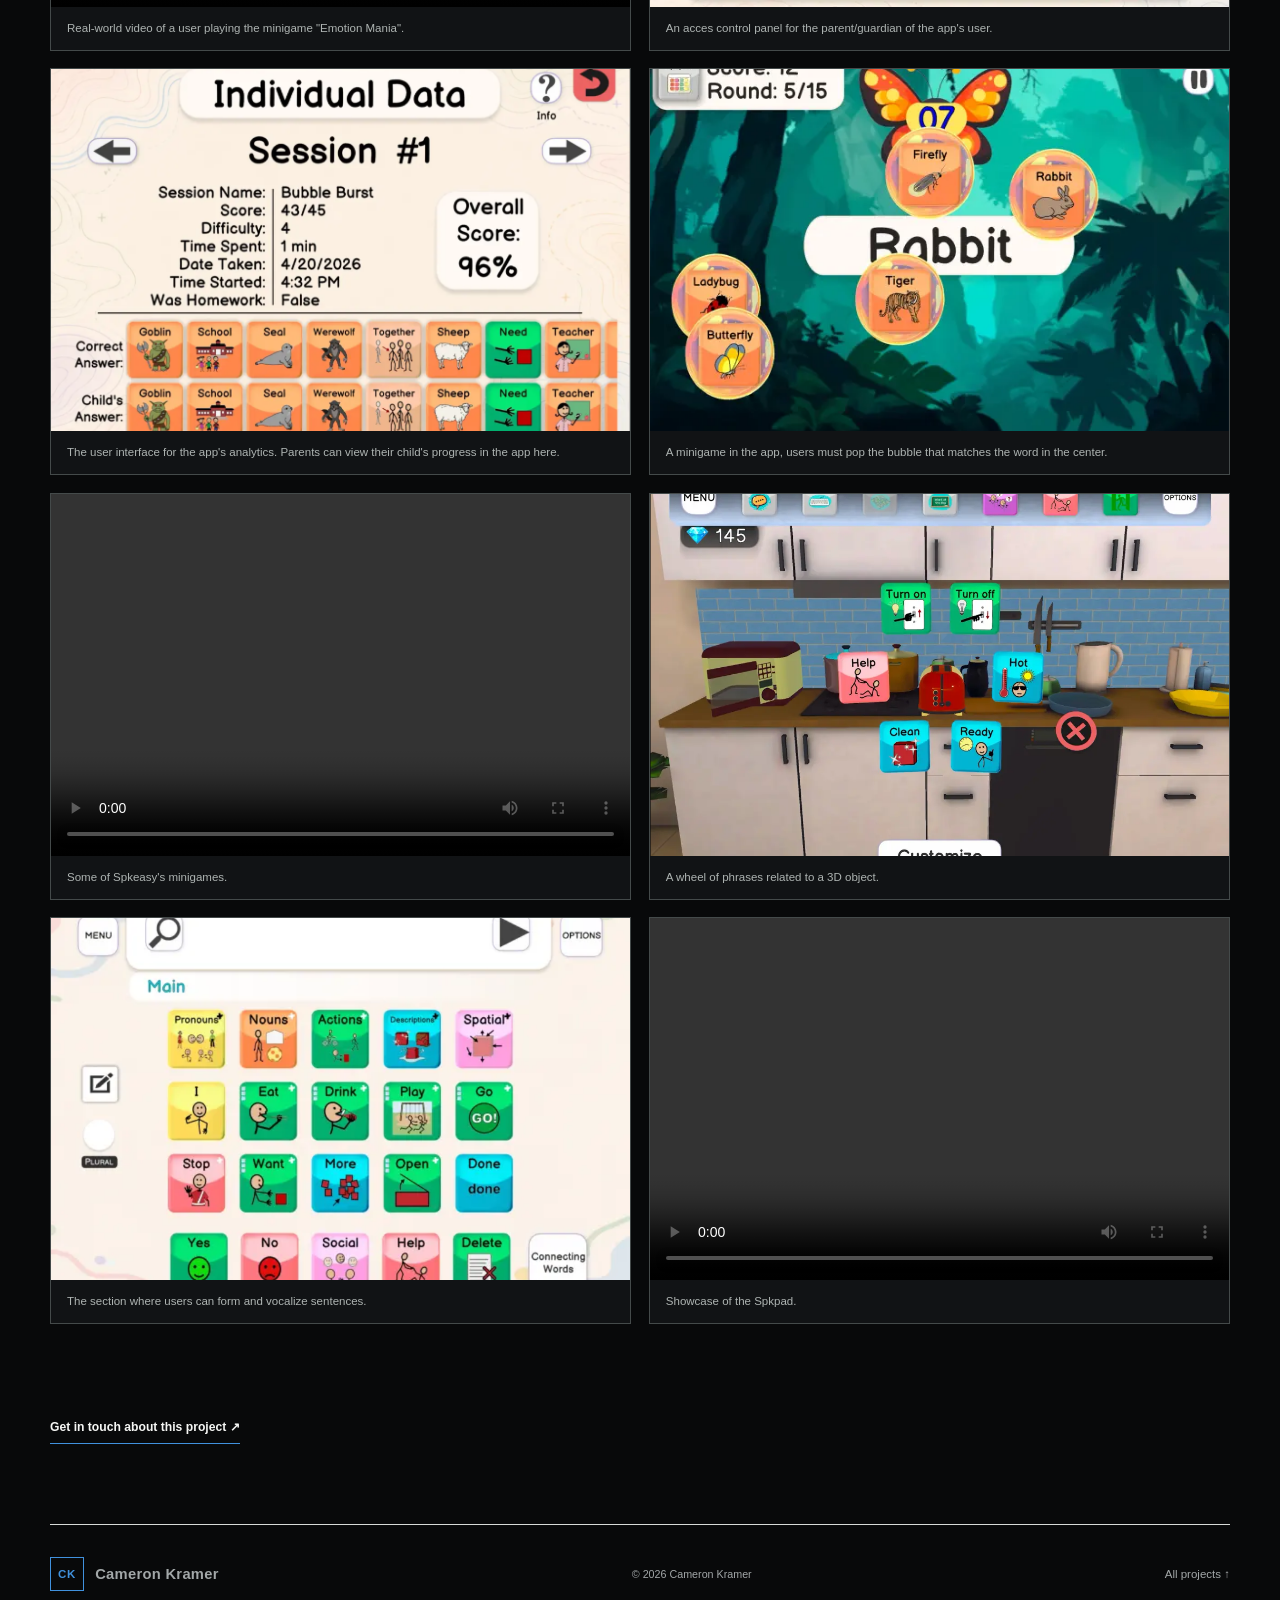
<file: projects/spkeasy.html>
<!doctype html>
<html lang="en"><head><meta charset="utf-8"><meta name="viewport" content="width=device-width, initial-scale=1"><meta name="theme-color" content="#08090a">
<meta name="description" content="Spkeasy — an interactive communication and learning app by Cameron Kramer.">
<title>Spkeasy — Cameron Kramer</title><link rel="stylesheet" href="../styles.css?v=3"><link rel="stylesheet" href="../project-pages.css"></head>

<body class="project-page"><div id="ambient-background" aria-hidden="true"></div>
<a class="skip-link" href="#main">Skip to content</a>
<header class="site-header">
<a class="brand" href="../index.html#top"><span class="brand-mark">CK</span><span>Cameron Kramer</span></a>
<nav class="site-nav" aria-label="Main navigation"><a href="../index.html#work">Work</a><a href="../index.html#experience">Experience</a>
<a href="../index.html#projects">Projects</a><a href="../index.html#about">About</a>
<a href="../index.html#contact">Contact &amp; Resume</a></nav></header>

<main id="main" class="project-detail section-wrap"><section class="detail-hero"><a class="detail-back" href="../index.html#projects">← Back to portfolio</a>

<!-- Project Header -->
<p class="eyebrow">PROJECT · RELEASED</p><h1>Spkeasy</h1>

<!-- Project Description -->
<p class="detail-lede">An interactive app designed for children with speech impairments to practice vocalizing sentences and take part in learning activities.</p>

<!-- Tags -->
<div class="detail-tags"><span>Unity</span><span>C#</span><span>Interactive App</span><span>Learning</span></div>

<a class="detail-game-link" href="https://aac-plus.com/" target="_blank" rel="noopener noreferrer">Visit AAC+ website <span aria-hidden="true">↗</span></a></section>

<!-- Main Image, do not change -->
<figure class="detail-feature"><img class="transition-spkeasy" src="../assets/Spkeasy%20Restaurant.png" alt="3D interactive restaurant environment from Spkeasy"><figcaption>The interactive restaurant environment.</figcaption></figure>

<!-- Project Overview Section -->
<section class="detail-content"><div class="detail-story"><h2>Project Overview</h2>
<p>Spkeasy is an interactive educational app and tool for children with speech impairments. By using Spkeasy, children can form and play sentences to give themselves a voice in a way they could not on their own. With many other features such as minigames, 3D interactive environments, in-app analytics, and more, Spkeasy is a well-rounded and multifaceted app.</p>
<h3>My Role</h3><p class="detail-prompt">I developed and implemented software and gameplay systems in Unity/C#, with a focus on game design, optimization, and developer tools. 
I also worked heavily in environmental design, lighting, sound design, and UI/UX to improve the application's presentation, performance, and user experience.
Lastly, I led UI/UX development efforts by coordinating a UI/UX designer, establishing priorities, reviewing progress, communicating project decisions, and aligning design direction with product goals.
</p>
<h3>Design &amp; Development</h3><p class="detail-prompt">I worked on building out several minigames in the app, taking care to balance fun gameplay with educational content. I also worked on many 3D environments in the app. The main one currently available in the app is the Restaurant: a space for users to practice ordering food, explore, and chat with many NPCs I designed and implemented.</p>
<h3>Challenges &amp; Outcomes</h3><p class="detail-prompt">Working on Spkeasy offered an interesting design challenge. I to balance functionality with accessibility for users with a wide range of needs and abilities, including differences in manual dexterity, visual and auditory comprehension, and age. My goal was to help ensure the app was intuitive and usable for as many people as possible.</p></div>

<!-- Project Details Box -->
<aside class="detail-facts">
<h2>Project Details</h2>
<dl><dt>Status</dt><dd>Released</dd>
<dt>Engine</dt><dd>Unity</dd>
<dt>Platform</dt><dd>iOS, Android, Windows, Amazon Fire</dd>
<dt>Focus</dt><dd>Interactive communication and learning activities</dd></dl></aside></section>


<!-- Gallery Section -->
<section class="detail-gallery-section"><p class="eyebrow">MEDIA</p><h2>Project Gallery</h2><div class="detail-gallery">

<figure><img src="../assets/Spkeasy%20Restaurant.png" alt="Spkeasy interactive restaurant scene"><figcaption>Spkeasy restaurant scene.</figcaption></figure>
<figure>
  <video controls playsinline preload="metadata">
    <source src="../assets/Spkeasy Showcase.mp4" type="video/mp4">
    Your browser does not support embedded video.
  </video>
  <figcaption>Various gameplay across interactive 3D environments and minigames.</figcaption>
</figure>
<figure>
  <video controls playsinline preload="metadata">
    <source src="../assets/Spkeasy Live Demo.mp4" type="video/mp4">
    Your browser does not support embedded video.
  </video>
  <figcaption>Real-world video of a user playing the minigame "Emotion Mania".</figcaption>
</figure>
<figure><img src="../assets/Spkeasy Access Control.png" alt="Access Control panel"><figcaption>An acces control panel for the parent/guardian of the app's user.</figcaption></figure>
<figure><img src="../assets/Spkeasy Analytics.png" alt="Spkeasy's analytics"><figcaption>The user interface for the app's analytics. Parents can view their child's progress in the app here.</figcaption></figure>
<figure><img src="../assets/Spkeasy Bubble Burst.png" alt="Bubble Burst Minigame"><figcaption>A minigame in the app, users must pop the bubble that matches the word in the center.</figcaption></figure>
<figure>
  <video controls playsinline preload="metadata">
    <source src="../assets/Spkeasy math-mash.mp4" type="video/mp4">
    Your browser does not support embedded video.
  </video>
  <figcaption>Some of Spkeasy's minigames.</figcaption>
</figure>
<figure><img src="../assets/Spkeasy House Dynamic Phrases.png" alt="Dynamic Phrases"><figcaption>A wheel of phrases related to a 3D object.</figcaption></figure>
<figure><img src="../assets/Spkeasy Spkpad.png" alt="The Spkpad"><figcaption>The section where users can form and vocalize sentences.</figcaption></figure>
<figure>
  <video controls playsinline preload="metadata">
    <source src="../assets/Spkeasy Spkpad Showcase.mp4" type="video/mp4">
    Your browser does not support embedded video.
  </video>
  <figcaption>Showcase of the Spkpad.</figcaption>
</figure>


</div></section>

<a class="detail-contact" href="../index.html#contact">Get in touch about this project ↗</a></main>
<footer class="site-footer section-wrap detail-footer"><a class="brand" href="../index.html#top"><span class="brand-mark">CK</span><span>Cameron Kramer</span></a><p>© 2026 Cameron Kramer</p><a href="../index.html#projects" class="back-top">All projects ↑</a></footer><script src="../project-pages.js"></script><script type="module" src="../assets/floating-lines.js?v=7"></script></body></html>
</file>
<file: styles.css>
/* Cameron's portfolio — start here to change colors, spacing, and type. */
:root {
  color-scheme: dark;
  --black: #08090a; /* Main Background */
  --charcoal: #111315;
  --panel: #171a1d;
  --white: #f5f6f4;
  --muted: #a2a7a8;
  --line: #d7dad8;
  --yellow: #4091dd;
  --page-width: 1180px;
  --space-section: clamp(5rem, 11vw, 10rem);
  --font: Inter, "Segoe UI", Arial, sans-serif;
}

/* Native page transitions: a short crossfade plus a matching project image. */
@view-transition { navigation: auto; }
::view-transition-group(root) { animation-duration: 240ms; }
::view-transition-group(project-spkeasy),
::view-transition-group(project-iron-crypt),
::view-transition-group(project-paranoia-forest),
::view-transition-group(project-fire-extinguisher),
::view-transition-group(project-racing-roguelike),
::view-transition-group(project-cursebreakers) {
  animation-duration: 380ms;
}
.transition-spkeasy { view-transition-name: project-spkeasy; }
.transition-iron-crypt { view-transition-name: project-iron-crypt; }
.transition-paranoia-forest { view-transition-name: project-paranoia-forest; }
.transition-fire-extinguisher { view-transition-name: project-fire-extinguisher; }
.transition-racing-roguelike { view-transition-name: project-racing-roguelike; }
.transition-cursebreakers { view-transition-name: project-cursebreakers; }

* { box-sizing: border-box; }
html { background: var(--black); scroll-behavior: smooth; scroll-padding-top: 6rem; }
html.instant-hash-navigation { scroll-behavior: auto; }
body { margin: 0; background: transparent; color: var(--white); font-family: var(--font); line-height: 1.65; }
body > header, body > main, body > footer { position: relative; z-index: 1; }
#ambient-background { position: fixed; z-index: 0; inset: 0; overflow: hidden; pointer-events: none; opacity: .32; }
.floating-lines-container { position: relative; width: 100%; height: 100%; overflow: hidden; }
.floating-lines-container canvas { display: block; width: 100%; height: 100%; }
a { color: inherit; text-decoration: none; }
a:focus-visible, button:focus-visible { outline: 2px solid var(--yellow); outline-offset: 5px; }
.section-wrap { width: min(var(--page-width), calc(100% - 3rem)); margin-inline: auto; }
.skip-link { position: absolute; z-index: 20; top: -4rem; left: 1rem; padding: .7rem 1rem; background: var(--yellow); color: var(--black); }
.skip-link:focus { top: 1rem; }
.site-header { position: sticky; z-index: 10; top: 0; min-height: 76px; padding: 0 max(1.5rem, calc((100vw - var(--page-width)) / 2)); display: flex; align-items: center; justify-content: space-between; background: rgb(8 9 10 / 94%); border-bottom: 1px solid rgb(245 246 244 / 32%); backdrop-filter: blur(14px); }
.brand { display: inline-flex; gap: .7rem; align-items: center; font-size: .92rem; font-weight: 700; letter-spacing: .02em; }
.brand-mark { display: grid; width: 34px; height: 34px; place-items: center; border: 1px solid var(--yellow); color: var(--yellow); font-size: .72rem; letter-spacing: .06em; }
.site-nav { display: flex; gap: clamp(1.2rem, 3vw, 2.5rem); align-items: center; }
.site-nav a { color: #d8dbd9; font-size: .8rem; font-weight: 650; transition: color .2s ease; }
.site-nav a:hover, .back-top:hover { color: var(--yellow); }
.menu-toggle { display: none; border: 1px solid var(--line); padding: .45rem .7rem; background: transparent; color: var(--white); }
.hero { min-height: min(770px, calc(100svh - 76px)); display: grid; grid-template-columns: .92fr 1.08fr; align-items: center; position: relative; gap: 3rem; padding-block: 5rem 7rem; }
.hero-copy { position: relative; z-index: 1; }
.eyebrow { margin: 0 0 1rem; color: var(--yellow); font-size: .68rem; font-weight: 800; letter-spacing: .19em; text-transform: uppercase; }
.eyebrow span { color: var(--white); padding-inline: .25rem; }
h1, h2, h3, h4, p { margin-top: 0; }
h1 { margin-bottom: 1.2rem; font-size: clamp(4rem, 8vw, 7.8rem); line-height: .91; letter-spacing: -.075em; }
h1 span, h2 span, .contact-inner h2 span { color: var(--yellow); }
.hero-lede { max-width: 400px; margin-bottom: 1.3rem; color: #d5d8d6; font-size: 1.1rem; }
.tagline { margin-bottom: 2.2rem; color: var(--muted); font-size: .78rem; }
.tagline i { display: inline-block; width: 4px; height: 4px; margin: 0 .65rem .15rem; border-radius: 50%; background: var(--yellow); }
.button { display: inline-flex; gap: 2rem; align-items: center; padding: .95rem 1.2rem; background: var(--yellow); color: var(--black); font-size: .8rem; font-weight: 800; transition: transform .2s ease, background .2s ease; }
.button:hover { transform: translateY(-3px); background: #ffe54c; }
.button span { font-size: 1rem; }
.art-placeholder { position: relative; overflow: hidden; background: radial-gradient(ellipse at 60% 38%, #414447 0, #222629 22%, #131619 58%, #0c0e10 100%); border: 1px solid rgb(245 246 244 / 35%); }
.hero-art { height: min(550px, 57vw); min-height: 370px; }
.art-label, .art-coordinate { position: absolute; z-index: 2; left: 1.2rem; color: #d7dad8; font-size: .58rem; font-weight: 750; letter-spacing: .15em; }
.art-label { top: 1.1rem; }
.art-coordinate { right: 1.2rem; bottom: 1rem; left: auto; color: #9ca2a1; text-align: right; }
.art-sun { position: absolute; top: 19%; right: 19%; width: 27%; aspect-ratio: 1; border: 1px solid rgb(244 210 31 / 55%); border-radius: 50%; background: radial-gradient(circle, rgb(244 210 31 / 38%), rgb(244 210 31 / 8%) 60%, transparent 72%); box-shadow: 0 0 90px rgb(244 210 31 / 14%); }
.art-horizon { position: absolute; right: -5%; bottom: 21%; left: -5%; height: 32%; background: linear-gradient(160deg, transparent 30%, #202427 30.5% 49%, transparent 49.5%), linear-gradient(18deg, #111416 10%, #292d2f 10.5% 21%, transparent 21.5%); border-top: 1px solid rgb(245 246 244 / 25%); }
.art-grid { position: absolute; inset: 68% -20% -35%; opacity: .36; transform: perspective(140px) rotateX(52deg); background-image: linear-gradient(rgb(244 210 31 / 36%) 1px, transparent 1px), linear-gradient(90deg, rgb(244 210 31 / 36%) 1px, transparent 1px); background-size: 48px 35px; mask-image: linear-gradient(transparent, #000); }
.hero-index { position: absolute; right: 0; bottom: 2rem; color: var(--muted); font-size: .6rem; letter-spacing: .16em; }
.hero-index span { margin-left: 1rem; color: var(--white); }
.section { padding-block: var(--space-section); border-top: 1px solid var(--line); }
.section-heading { margin-bottom: 3.5rem; }
.section-heading h2, .skills-inner h2 { margin-bottom: 0; font-size: clamp(2.4rem, 5vw, 4.5rem); line-height: 1; letter-spacing: -.06em; }
.featured-project { display: grid; grid-template-columns: 1.25fr .75fr; gap: clamp(2rem, 6vw, 5rem); align-items: center; }
.feature-media { display: grid; min-height: 440px; place-items: center; background: radial-gradient(ellipse at 50% 45%, #34383b, #15181a 65%, #0b0d0f); }
.feature-video {
  position: absolute;
  inset: 0;
  width: 100%;
  height: 100%;
  object-fit: cover;
}
.play-mark { display: grid; width: 70px; height: 70px; place-items: center; padding-left: 4px; border: 1px solid var(--yellow); border-radius: 50%; color: var(--yellow); font-size: 1rem; }
.feature-copy h3 { margin-bottom: 1.1rem; font-size: clamp(2.4rem, 4vw, 4rem); line-height: 1; letter-spacing: -.05em; }
.feature-copy > p:not(.eyebrow) { color: #b8bdbc; font-size: .91rem; }
.built { margin-block: 1.7rem 1.8rem; padding-top: 1.2rem; border-top: 1px solid #555a5c; }
.built h4 { margin-bottom: .55rem; font-size: .79rem; }
.built ul, .experience-row ul { margin: 0; padding-left: 1.1rem; color: #b8bdbc; font-size: .8rem; }
.built li, .experience-row li { padding-block: .16rem; }
.built li::marker, .experience-row li::marker { color: var(--yellow); }
.text-link { display: inline-flex; gap: 1.4rem; align-items: center; padding-bottom: .35rem; border-bottom: 1px solid var(--yellow); color: var(--white); font-size: .76rem; font-weight: 750; transition: color .2s ease; }
.text-link span { display: inline-block; color: var(--yellow); transition: transform .2s ease; }
.experience-list { border-top: 1px solid #727777; }
.experience-row { display: grid; grid-template-columns: .75fr 1.25fr; gap: 2.5rem; padding: 2rem 0; border-bottom: 1px solid #727777; }
.job-meta h3 { margin-bottom: .25rem; font-size: 1.5rem; }
.job-meta p { color: var(--yellow); font-size: .75rem; }
.job-title { margin-bottom: .6rem; font-size: .95rem; font-weight: 750; }
.job-title span { color: var(--muted); font-size: .62rem; letter-spacing: .08em; }
.content-note { margin: 1rem 0 0; color: #818887; font-size: .7rem; }
.project-grid { display: grid; grid-template-columns: repeat(2, 1fr); gap: 1.6rem; }
.project-card { display: block; color: inherit; text-decoration: none; background: var(--charcoal); border: 1px solid #484d4e; transition: border-color .2s ease, transform .2s ease; }
.project-card:hover, .project-card:focus-visible { transform: translateY(-4px); border-color: var(--yellow); }
.project-card:hover .text-link, .project-card:focus-visible .text-link { color: var(--yellow); }
.project-card:hover .text-link span, .project-card:focus-visible .text-link span { transform: translate(3px, -2px); }
.card-art { height: 250px; display: flex; align-items: flex-start; justify-content: space-between; padding: 1rem; background: radial-gradient(ellipse at 48% 70%, #3b3f40, #171a1c 60%, #0e1011); color: #aeb3b1; font-size: .55rem; font-weight: 700; letter-spacing: .14em; }
.card-art b { color: var(--yellow); font-size: .75rem; }
.card-copy { padding: 1.6rem 1.7rem 1.8rem; }
.card-copy .eyebrow { margin-bottom: .55rem; font-size: .58rem; }
.card-copy h3 { margin-bottom: .5rem; font-size: 1.55rem; letter-spacing: -.04em; }
.card-copy > p:not(.eyebrow) { min-height: 3.5rem; color: #abb0ae; font-size: .79rem; }
.card-copy .text-link { font-size: .68rem; }
.skills-band { background: var(--charcoal); border-top: 1px solid var(--line); border-bottom: 1px solid var(--line); }
.skills-inner { display: grid; grid-template-columns: .7fr 1.3fr; gap: 4rem; align-items: start; }
.skill-list { display: flex; flex-wrap: wrap; gap: .7rem; }
.skill-list span { padding: .65rem .85rem; border: 1px solid #6b7070; color: #e1e3e1; font-size: .72rem; }
.about-content { display: grid; grid-template-columns: .7fr 1.3fr; gap: clamp(2rem, 7vw, 6rem); align-items: center; }
.about-photo { min-height: 360px; display: grid; place-items: center; color: #aeb3b1; font-size: .58rem; font-weight: 700; letter-spacing: .14em; background: linear-gradient(145deg, #25292b, #101214); }
.about-content > div:last-child { max-width: 600px; color: #b8bdbc; font-size: .9rem; }
.about-lede { color: var(--white); font-size: clamp(1.35rem, 2.5vw, 2rem); line-height: 1.35; font-weight: 650; }
.contact-section { padding-block: var(--space-section); background: var(--yellow); color: var(--black); }
.contact-inner { display: grid; grid-template-columns: 1.1fr .9fr; gap: 3rem; align-items: end; }
.contact-inner .eyebrow { color: var(--black); }
.contact-inner h2 { margin: 0; font-size: clamp(3.5rem, 7vw, 6rem); line-height: .95; letter-spacing: -.07em; }
.contact-inner h2 span { color: #262719; }
.contact-links { border-top: 1px solid rgb(8 9 10 / 58%); }
.contact-links a { display: flex; justify-content: space-between; gap: 1rem; padding: 1rem 0; border-bottom: 1px solid rgb(8 9 10 / 58%); font-size: .85rem; font-weight: 800; }
.contact-links a span { max-width: 65%; overflow-wrap: anywhere; text-align: right; font-size: .64rem; font-weight: 600; }
.contact-links a:hover { padding-inline: .4rem; }
.site-footer { min-height: 100px; display: flex; align-items: center; justify-content: space-between; gap: 1rem; color: var(--muted); font-size: .67rem; }
.site-footer p { margin: 0; }
.site-footer p span { margin-left: .7rem; color: #6f7574; }
.back-top { font-size: .72rem; }
.feature-media { position: relative; }
.feature-image {
  position: absolute;
  inset: 0;
  width: 100%;
  height: 100%;
  object-fit: cover;
}
.card-art { position: relative; overflow: hidden; }

.project-image {
  position: absolute;
  inset: 0;
  width: 100%;
  height: 100%;
  object-fit: cover;
}

.card-art b { position: relative; z-index: 1; }

.project-status {
  position: absolute;
  z-index: 2;
  top: 1rem;
  right: 1rem;
  padding: 0.35rem 0.6rem;
  background: var(--yellow);
  color: var(--black);
  font-size: 0.65rem;
  letter-spacing: 0.08em;
}

@media (max-width: 760px) {
  .section-wrap { width: min(100% - 2rem, var(--page-width)); }
  .site-header { min-height: 66px; padding-inline: 1rem; }
  .menu-toggle { display: block; }
  .site-nav { position: absolute; top: 65px; right: 0; left: 0; display: none; align-items: stretch; gap: 0; padding: .5rem 1rem 1rem; background: var(--black); border-bottom: 1px solid var(--line); }
  .site-nav.is-open { display: flex; flex-direction: column; }
  .site-nav a { padding: .75rem 0; border-bottom: 1px solid #343839; }
  .hero { min-height: auto; grid-template-columns: 1fr; gap: 2.5rem; padding-block: 5rem 5.5rem; }
  h1 { font-size: clamp(4.2rem, 18vw, 7rem); }
  .hero-art { height: 65vw; min-height: 290px; }
  .hero-index { bottom: 1.5rem; }
  .section-heading { margin-bottom: 2.2rem; }
  .featured-project, .experience-row, .skills-inner, .about-content, .contact-inner { grid-template-columns: 1fr; }
  .feature-media { min-height: 280px; }
  .experience-row { gap: .2rem; }
  .job-meta { display: flex; justify-content: space-between; align-items: baseline; gap: 1rem; }
  .project-grid { gap: .9rem; }
  .card-art { height: 180px; }
  .card-copy { padding: 1.2rem; }
  .card-copy > p:not(.eyebrow) { min-height: 5rem; }
  .skills-inner { gap: 2rem; }
  .about-photo { min-height: 300px; }
  .contact-inner { gap: 2.5rem; }
  .site-footer { flex-wrap: wrap; padding-block: 1.5rem; }
  .site-footer p { order: 3; width: 100%; }
}
@media (max-width: 460px) {
  .project-grid { grid-template-columns: 1fr; }
  .card-art { height: 220px; }
  .card-copy > p:not(.eyebrow) { min-height: 0; }
  .contact-inner h2 { font-size: 3.3rem; }
  .contact-links a { align-items: flex-start; }
}
@media (prefers-reduced-motion: reduce) {
  *, *::before, *::after { scroll-behavior: auto !important; transition-duration: .01ms !important; animation-duration: .01ms !important; animation-iteration-count: 1 !important; }
  ::view-transition-group(*), ::view-transition-old(*), ::view-transition-new(*) { animation-duration: .01ms !important; }
}
</file>
<file: project-pages.css>
/* Shared layout for the individual project pages. */
.project-detail { padding-bottom: 5rem; }
.detail-hero { padding-block: clamp(4rem, 9vw, 7rem) 3.5rem; }
.detail-back { display: inline-block; margin-bottom: 2rem; color: var(--yellow); font-size: .76rem; font-weight: 750; }
.detail-hero h1 { max-width: 1000px; margin-bottom: 1.2rem; font-size: clamp(3.4rem, 8vw, 7.2rem); }
.detail-lede { max-width: 760px; margin-bottom: 1.6rem; color: #c6cac8; font-size: clamp(1rem, 2vw, 1.25rem); }
.detail-tags { display: flex; flex-wrap: wrap; gap: .65rem; }
.detail-tags span { padding: .4rem .65rem; border: 1px solid #686e6e; color: #d9dcda; font-size: .65rem; letter-spacing: .04em; }
.detail-game-link { display: inline-flex; gap: 1.2rem; align-items: center; margin-top: 1.25rem; padding: .55rem .75rem; border: 1px solid var(--yellow); color: var(--white); font-size: .7rem; font-weight: 750; transition: color .2s ease, background .2s ease; }
.detail-game-link span { color: var(--yellow); transition: transform .2s ease; }
.detail-game-link:hover, .detail-game-link:focus-visible { background: var(--yellow); color: var(--black); }
.detail-game-link:hover span, .detail-game-link:focus-visible span { color: var(--black); transform: translate(2px, -2px); }
.detail-feature { margin-bottom: 1.25rem; border: 1px solid rgb(245 246 244 / 35%); background: #111315; }
.detail-feature img, .detail-feature video { display: block; width: 100%; max-height: 75vh; aspect-ratio: 16 / 9; object-fit: contain; background: #08090a; }
.detail-feature figcaption, .detail-gallery figcaption { padding: .75rem 1rem; color: #aeb4b2; font-size: .72rem; }
.detail-content { display: grid; grid-template-columns: minmax(0, 1.5fr) minmax(220px, .5fr); gap: clamp(2.5rem, 7vw, 6rem); padding-block: 4rem; border-top: 1px solid var(--line); }
.detail-story h2, .detail-gallery-section h2 { margin-bottom: 1.5rem; font-size: clamp(1.8rem, 3.5vw, 2.7rem); line-height: 1.1; letter-spacing: -.045em; }
.detail-story h3 { margin: 2.2rem 0 .55rem; font-size: 1.05rem; }
.detail-story p { max-width: 720px; color: #c0c5c3; font-size: .9rem; }
.detail-prompt { padding: 1rem 1.1rem; border-left: 2px solid var(--yellow); background: var(--charcoal); color: #d2d6d4 !important; }
.detail-facts { align-self: start; padding: 1.3rem; background: var(--charcoal); border: 1px solid #414647; }
.detail-facts h2 { margin: 0 0 1rem; font-size: .9rem; }
.detail-facts dl { margin: 0; }
.detail-facts dt { margin-top: .9rem; color: var(--yellow); font-size: .61rem; font-weight: 800; letter-spacing: .12em; text-transform: uppercase; }
.detail-facts dd { margin: .15rem 0 0; color: #d6d9d7; font-size: .78rem; }
.detail-gallery-section { padding-block: 3.5rem 5rem; border-top: 1px solid var(--line); }
.detail-gallery { display: grid; grid-template-columns: repeat(2, minmax(0, 1fr)); gap: 1.1rem; }
.detail-gallery figure { margin: 0; overflow: hidden; border: 1px solid #444a4a; background: var(--charcoal); }
.detail-gallery img, .detail-gallery video { display: block; width: 100%; aspect-ratio: 16 / 10; object-fit: cover; background: #08090a; }
.detail-gallery video { object-fit: contain; }
.detail-gallery figure:first-child:last-child { grid-column: 1 / -1; }
.expandable-image { cursor: zoom-in; }
.expandable-image:focus-visible { outline: 2px solid var(--yellow); outline-offset: -3px; }
.image-lightbox { position: fixed; inset: 0; margin: auto; max-width: 96vw; max-height: 96vh; padding: 0; overflow: visible; border: 0; background: transparent; opacity: 0; transform: scale(.97); transition: opacity 180ms ease, transform 180ms ease; }
.image-lightbox.is-visible { opacity: 1; transform: scale(1); }
.image-lightbox::backdrop { background: rgb(0 0 0 / 0%); transition: background-color 180ms ease; }
.image-lightbox.is-visible::backdrop { background: rgb(0 0 0 / 88%); }
.lightbox-image { display: block; max-width: 94vw; max-height: 90vh; object-fit: contain; cursor: zoom-out; box-shadow: 0 1rem 4rem rgb(0 0 0 / 50%); }
.lightbox-close { position: fixed; z-index: 2; top: 1rem; right: 1rem; display: grid; width: 2.75rem; height: 2.75rem; place-items: center; border: 1px solid var(--line); background: var(--charcoal); color: var(--white); font-size: 1.6rem; cursor: pointer; }
.lightbox-close:hover { border-color: var(--yellow); color: var(--yellow); }
.detail-contact { display: inline-flex; gap: 1.4rem; margin-top: .8rem; padding-bottom: .35rem; border-bottom: 1px solid var(--yellow); font-size: .76rem; font-weight: 750; }
.detail-footer { padding-block: 1.4rem; border-top: 1px solid var(--line); }
@media (max-width: 720px) {
  .detail-content { grid-template-columns: 1fr; }
  .detail-facts { max-width: none; }
}
@media (max-width: 760px) {
  .project-page .site-header { position: relative; min-height: 0; flex-wrap: wrap; gap: .5rem 1rem; padding-block: .8rem; }
  .project-page .site-nav { position: static; display: flex; flex: 1 1 100%; flex-wrap: wrap; gap: 0 1.1rem; padding: 0; border: 0; background: transparent; }
  .project-page .site-nav a { padding: .4rem 0; border: 0; }
}
@media (max-width: 520px) {
  .detail-gallery { grid-template-columns: 1fr; }
  .detail-gallery figure:first-child:last-child { grid-column: auto; }
}
@media (prefers-reduced-motion: reduce) {
  .image-lightbox, .image-lightbox::backdrop { transition: none; }
  .image-lightbox { transform: none; }
}
</file>
